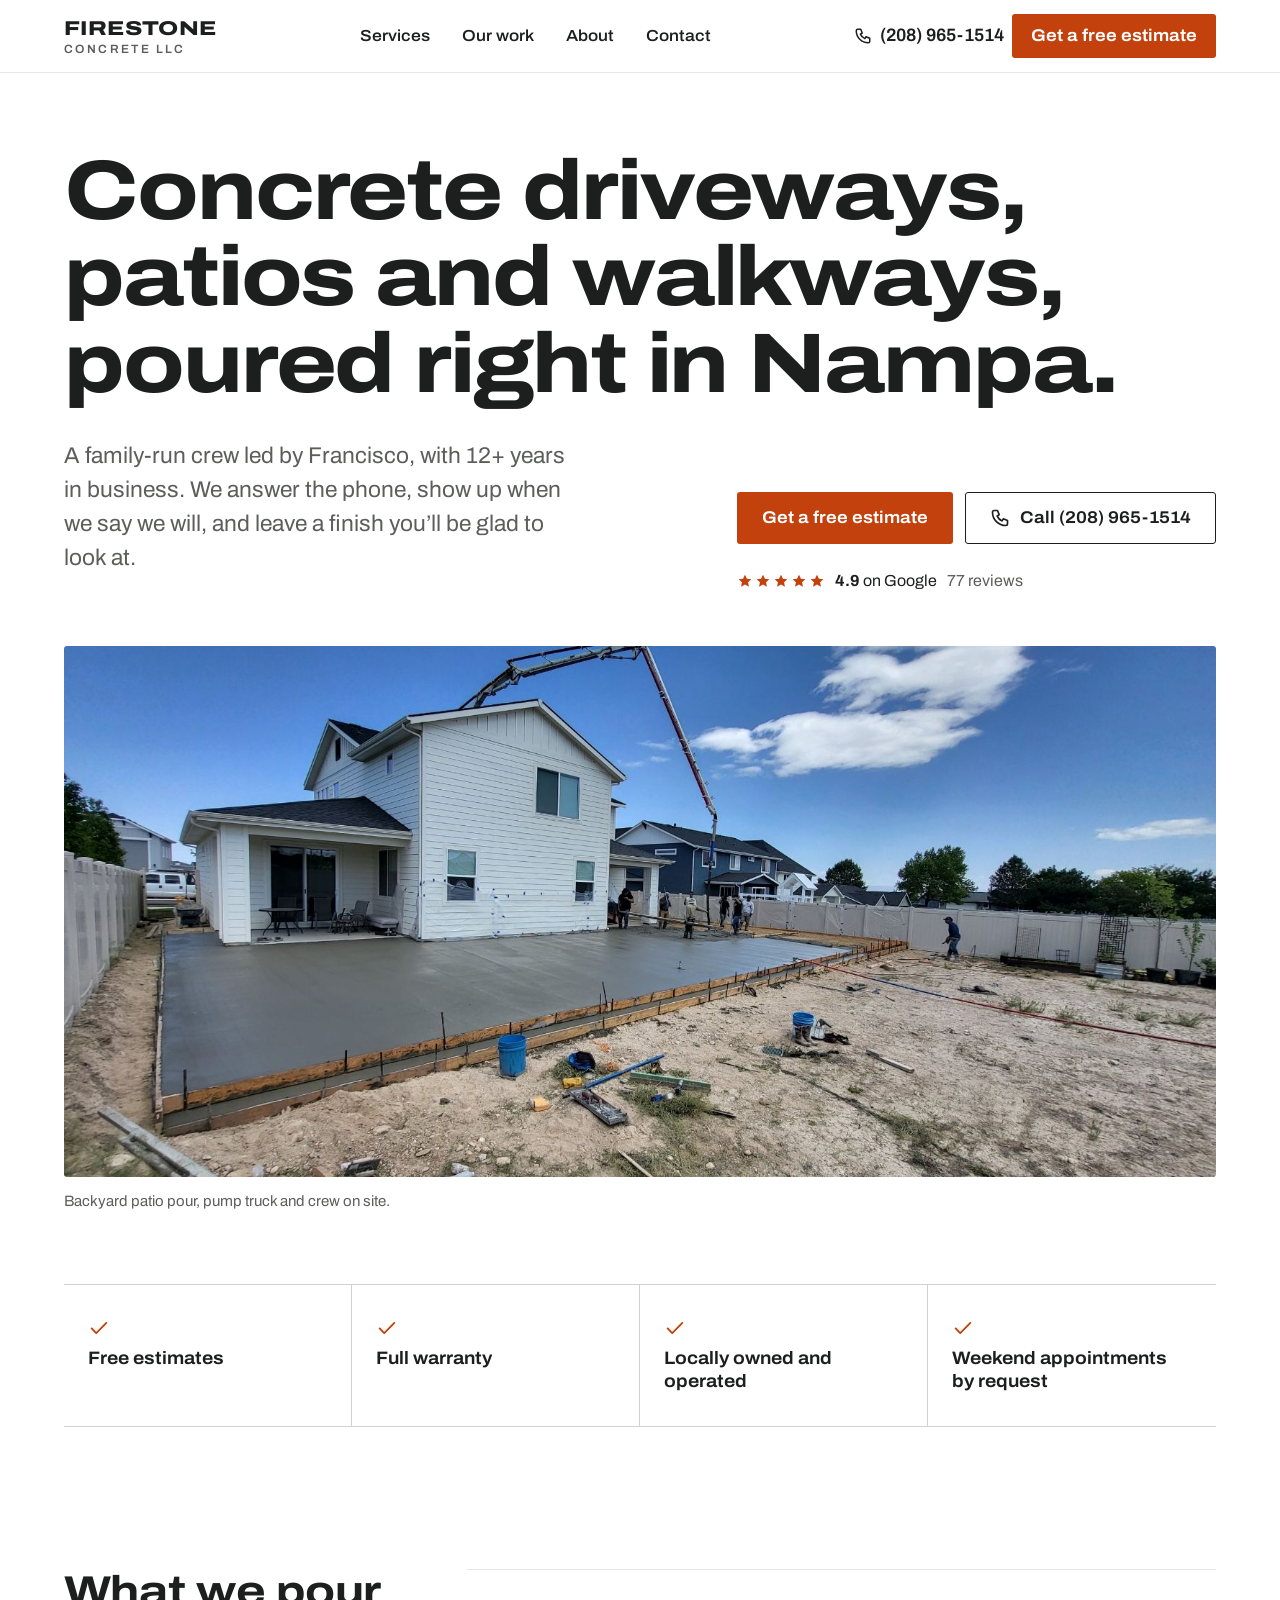
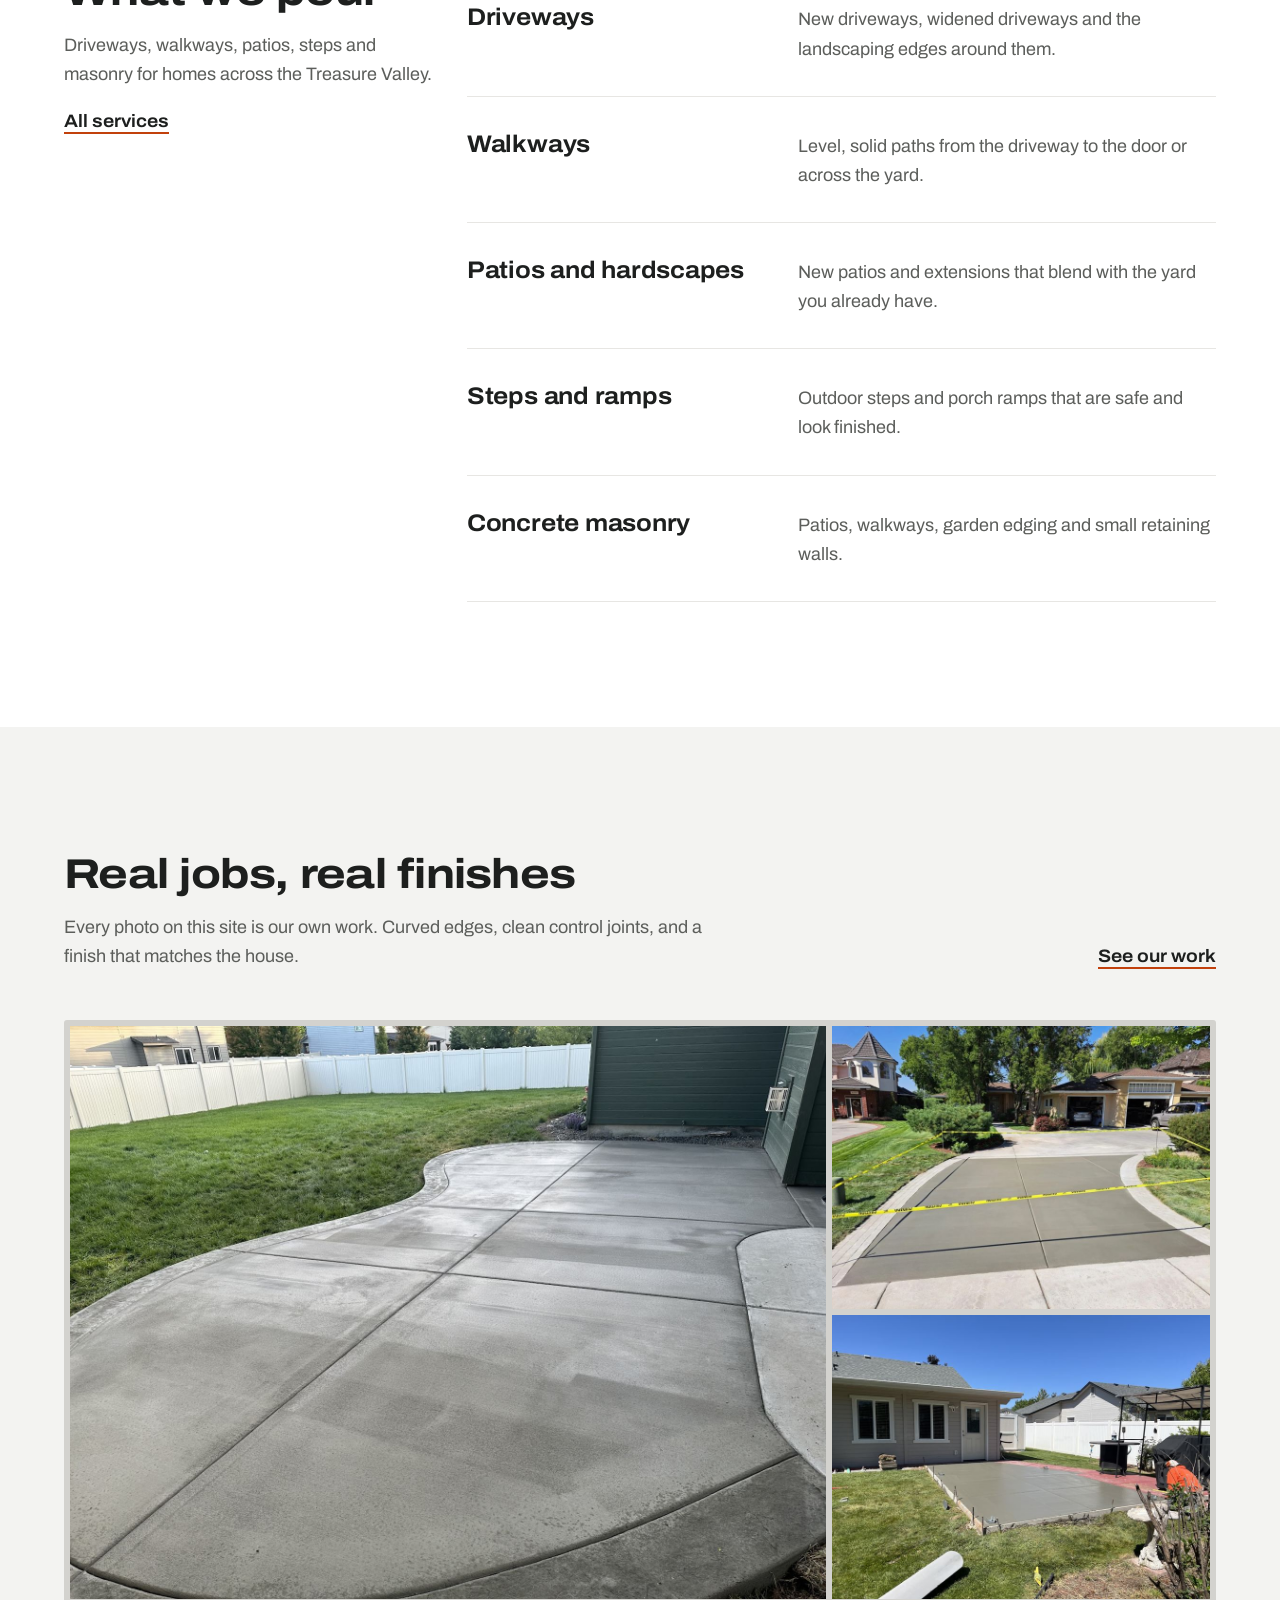
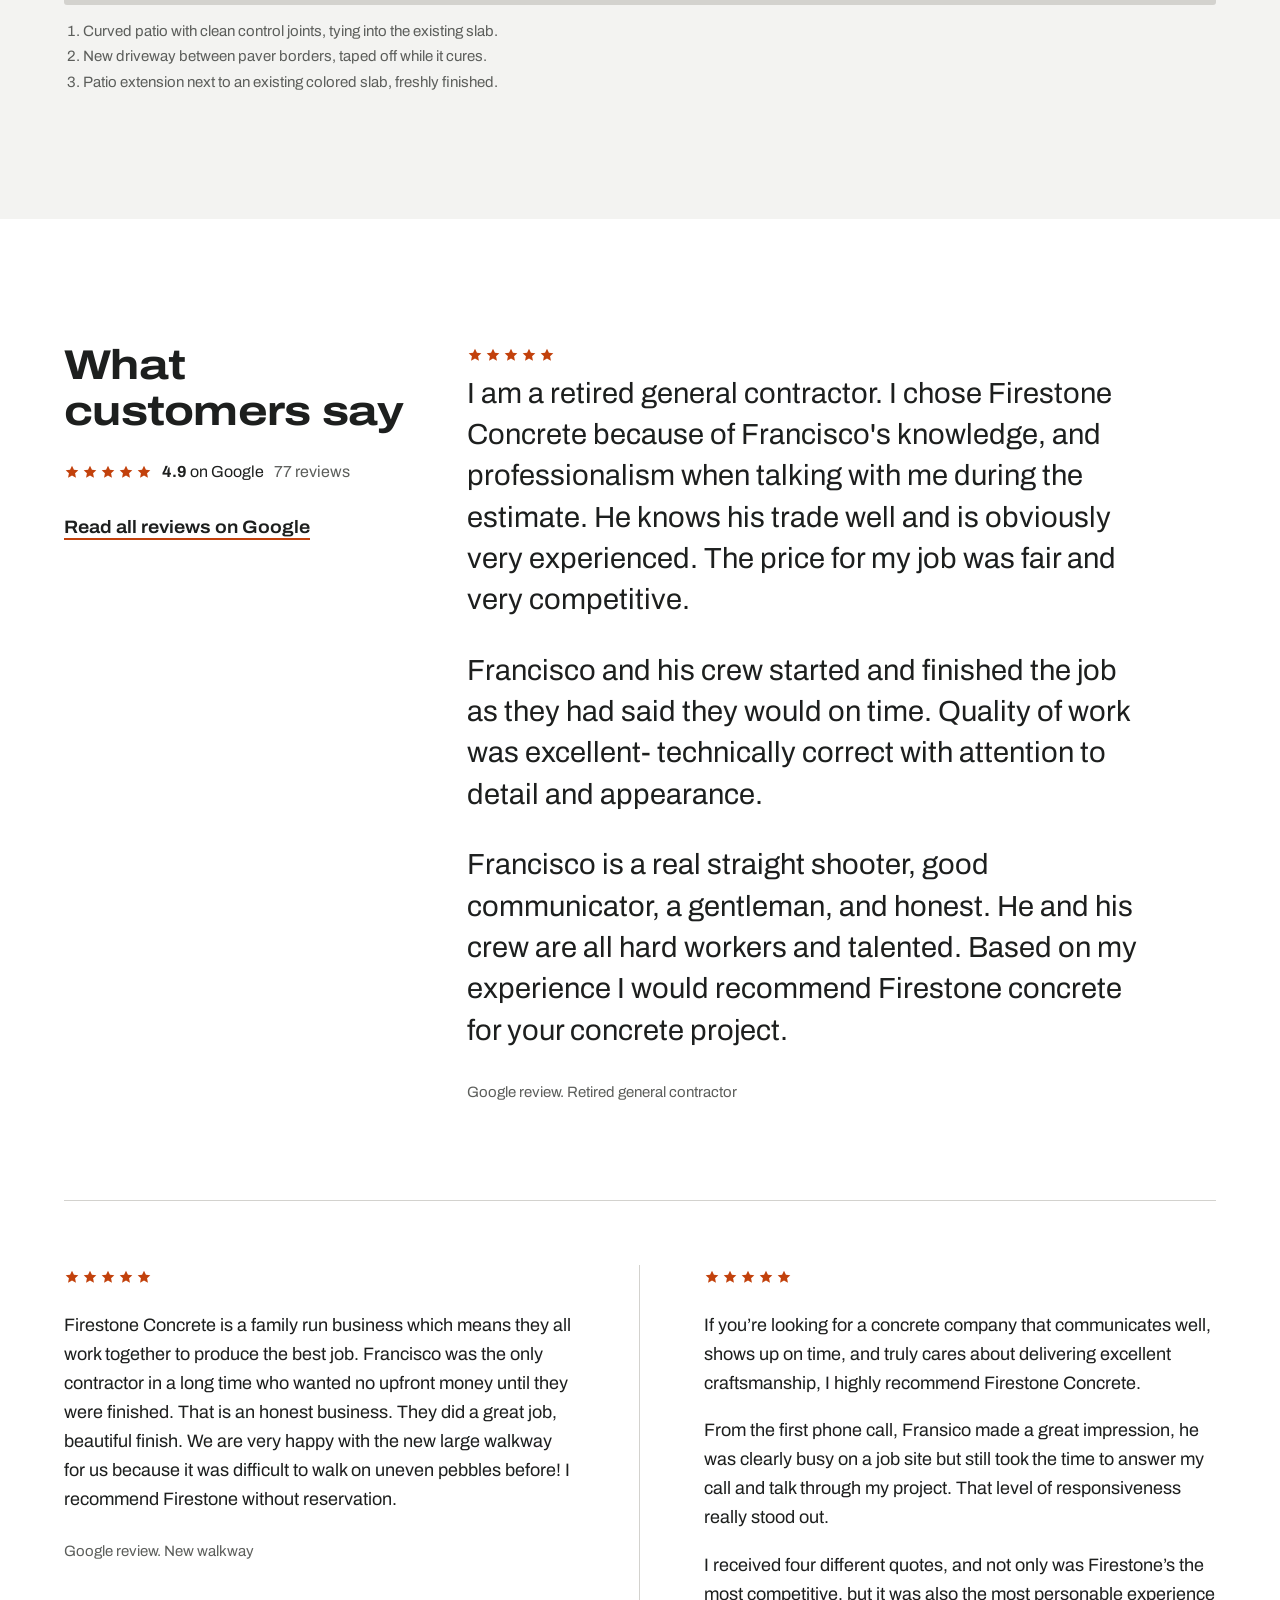
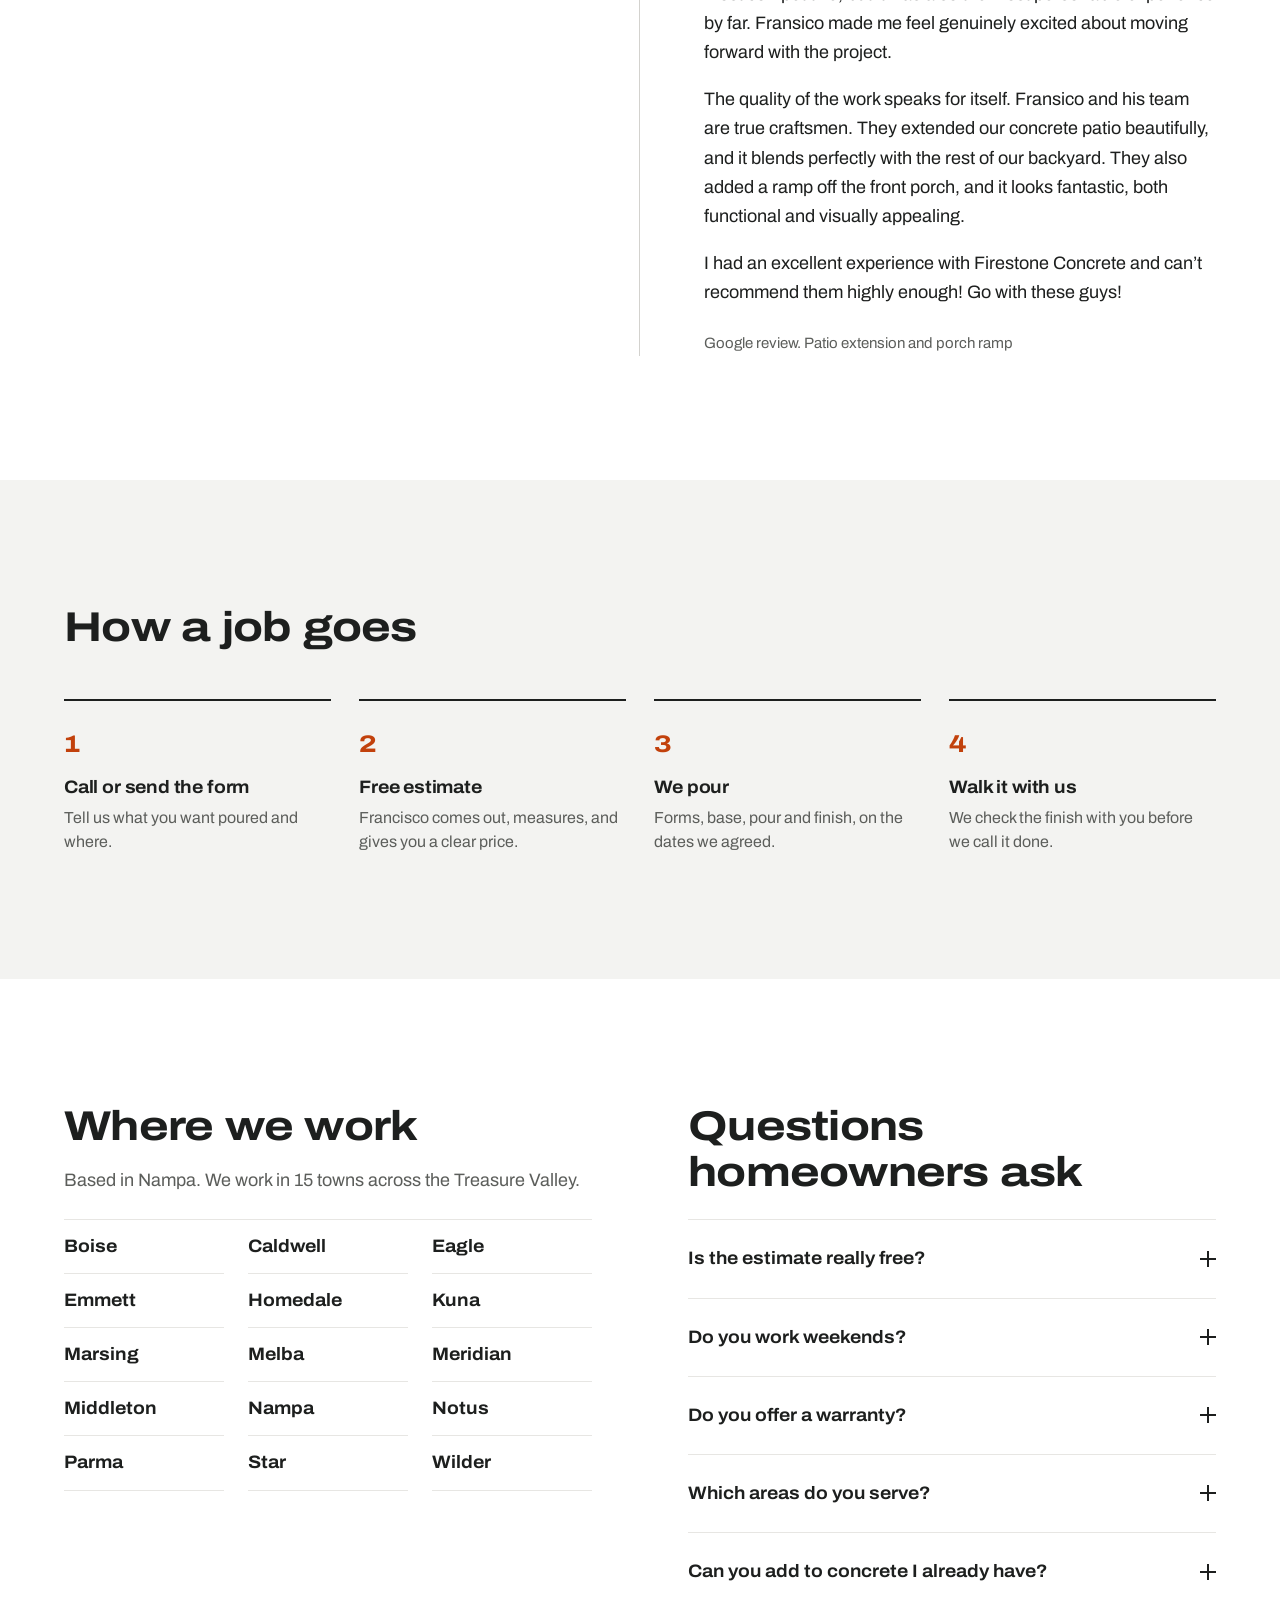
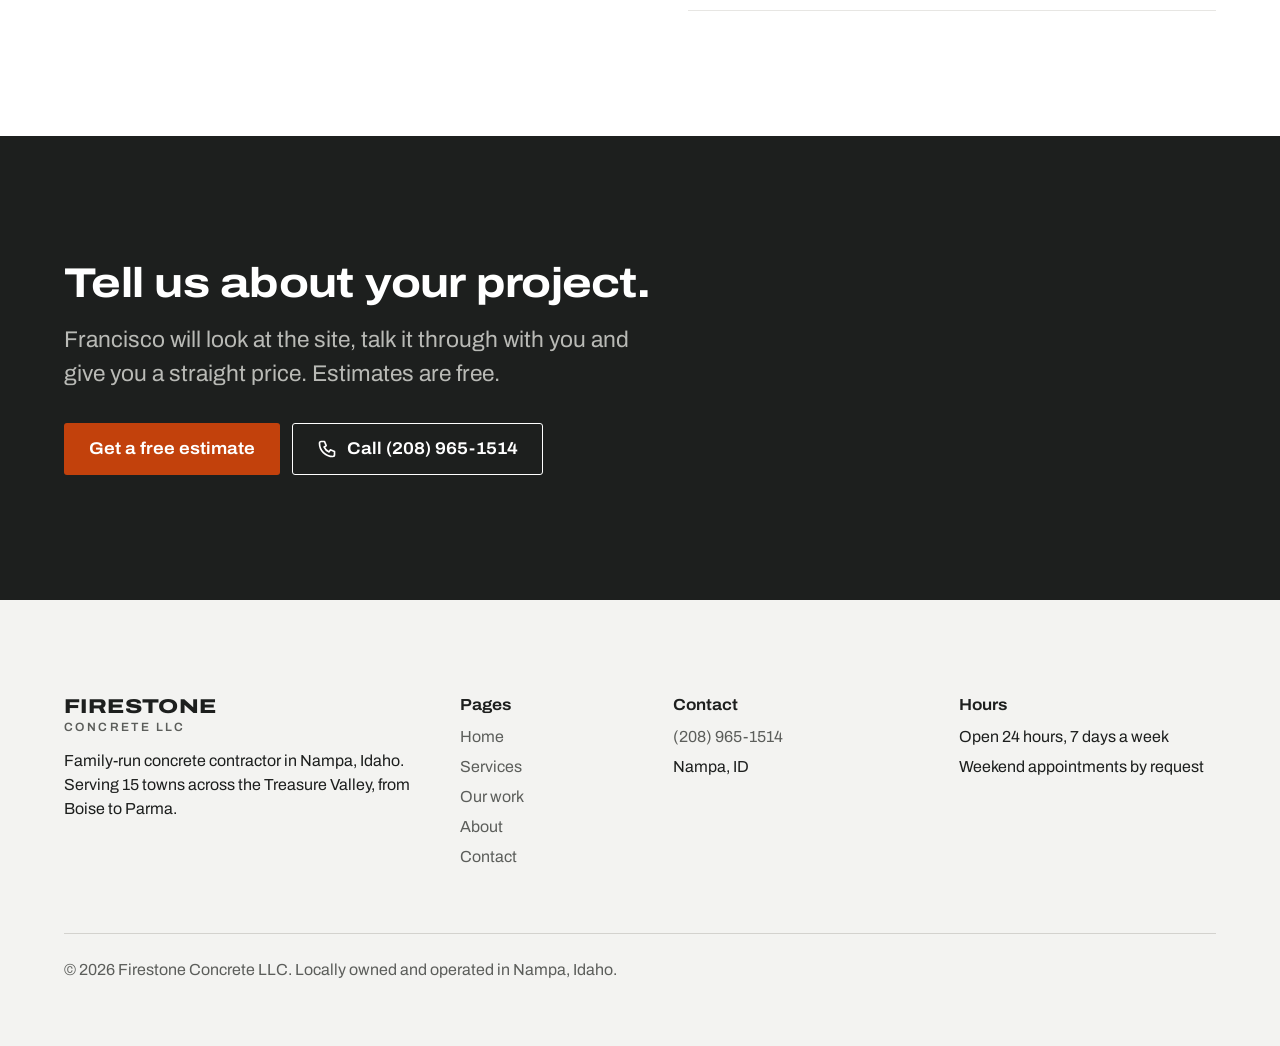
<file: index.html>
<!doctype html>
<html lang="en">
<head>
<meta charset="utf-8">
<meta name="viewport" content="width=device-width, initial-scale=1">
<title>Firestone Concrete LLC: Concrete Contractor in Nampa, ID</title>
<meta name="description" content="Family-run concrete contractor in Nampa, Idaho. Driveways, walkways, patios, steps and masonry. Rated 4.9 on Google. Free estimates. Call (208) 965-1514.">
<link rel="canonical" href="https://firestoneconcretellc.com/">
<meta property="og:title" content="Firestone Concrete LLC: Concrete Contractor in Nampa, ID">
<meta property="og:description" content="Family-run concrete contractor in Nampa, Idaho. Driveways, walkways, patios, steps and masonry. Rated 4.9 on Google. Free estimates. Call (208) 965-1514.">
<meta property="og:type" content="website">
<meta property="og:image" content="pour-crew-backyard-1600.jpg">
<meta name="theme-color" content="#1D1F1E">
<link rel="preconnect" href="https://fonts.googleapis.com">
<link rel="preconnect" href="https://fonts.gstatic.com" crossorigin>
<link rel="stylesheet" href="https://fonts.googleapis.com/css2?family=Archivo:wdth,wght@62..125,100..900&display=swap">
<link rel="stylesheet" href="tokens.css">
<link rel="stylesheet" href="styles.css">
<script type="application/ld+json">{"@context": "https://schema.org", "@type": "HomeAndConstructionBusiness", "name": "Firestone Concrete LLC", "telephone": "+1-208-965-1514", "url": "https://firestoneconcretellc.com/", "image": "https://firestoneconcretellc.com/pour-crew-backyard-1600.jpg", "address": {"@type": "PostalAddress", "addressLocality": "Nampa", "addressRegion": "ID", "addressCountry": "US"}, "areaServed": [{"@type": "City", "name": "Boise"}, {"@type": "City", "name": "Caldwell"}, {"@type": "City", "name": "Eagle"}, {"@type": "City", "name": "Emmett"}, {"@type": "City", "name": "Homedale"}, {"@type": "City", "name": "Kuna"}, {"@type": "City", "name": "Marsing"}, {"@type": "City", "name": "Melba"}, {"@type": "City", "name": "Meridian"}, {"@type": "City", "name": "Middleton"}, {"@type": "City", "name": "Nampa"}, {"@type": "City", "name": "Notus"}, {"@type": "City", "name": "Parma"}, {"@type": "City", "name": "Star"}, {"@type": "City", "name": "Wilder"}], "openingHours": "Mo-Su 00:00-23:59", "aggregateRating": {"@type": "AggregateRating", "ratingValue": "4.9", "reviewCount": "77", "bestRating": "5"}, "sameAs": ["https://share.google/VivTkMvi4wXoGXkUl"], "makesOffer": [{"@type": "Offer", "itemOffered": {"@type": "Service", "name": "Driveway paving"}}, {"@type": "Offer", "itemOffered": {"@type": "Service", "name": "Walkway paving"}}, {"@type": "Offer", "itemOffered": {"@type": "Service", "name": "Patios and hardscapes"}}, {"@type": "Offer", "itemOffered": {"@type": "Service", "name": "Outdoor steps and ramps"}}, {"@type": "Offer", "itemOffered": {"@type": "Service", "name": "Concrete masonry"}}]}</script>
</head>
<body>
<a class="skip" href="#main">Skip to content</a>
<header class="site-header">
  <div class="container header-inner">
    <a class="wordmark" href="index.html" aria-label="Firestone Concrete LLC, home"><b>FIRESTONE</b><span>CONCRETE LLC</span></a>
    <nav class="nav" aria-label="Main"><a href="services.html">Services</a><a href="work.html">Our work</a><a href="about.html">About</a><a href="contact.html">Contact</a></nav>
    <div class="header-actions">
      <a class="header-phone" href="tel:+12089651514"><svg viewBox="0 0 24 24" fill="none" stroke="currentColor" stroke-width="2" stroke-linecap="round" stroke-linejoin="round" aria-hidden="true"><path d="M5 3h4l2 5-2.5 1.5a11 11 0 0 0 6 6L16 13l5 2v4a2 2 0 0 1-2 2A16 16 0 0 1 3 5a2 2 0 0 1 2-2z"/></svg>(208) 965-1514</a>
      <a class="btn btn--primary btn--sm header-cta" href="contact.html#estimate">Get a free estimate</a>
      <a class="icon-btn phone-icon" href="tel:+12089651514" aria-label="Call (208) 965-1514"><svg viewBox="0 0 24 24" fill="none" stroke="currentColor" stroke-width="2" stroke-linecap="round" stroke-linejoin="round" aria-hidden="true"><path d="M5 3h4l2 5-2.5 1.5a11 11 0 0 0 6 6L16 13l5 2v4a2 2 0 0 1-2 2A16 16 0 0 1 3 5a2 2 0 0 1 2-2z"/></svg></a>
      <button class="icon-btn menu-toggle" type="button" aria-expanded="false" aria-controls="mobile-menu" aria-label="Menu"><svg viewBox="0 0 24 24" fill="none" stroke="currentColor" stroke-width="2" stroke-linecap="round" aria-hidden="true"><path d="M4 7h16M4 12h16M4 17h16"/></svg></button>
    </div>
  </div>
  <div class="container mobile-menu" id="mobile-menu">
    <nav aria-label="Mobile"><a class="mm-link" href="index.html" aria-current="page">Home</a><a class="mm-link" href="services.html">Services</a><a class="mm-link" href="work.html">Our work</a><a class="mm-link" href="about.html">About</a><a class="mm-link" href="contact.html">Contact</a></nav>
    <div class="btn-row">
      <a class="btn btn--primary" href="contact.html#estimate">Get a free estimate</a>
      <a class="btn btn--outline" href="tel:+12089651514">Call (208) 965-1514</a>
    </div>
  </div>
</header>
<main id="main">

<section class="hero">
  <div class="container">
    <h1 class="display reveal">Concrete driveways, patios and walkways, poured right in Nampa.</h1>
    <div class="hero-meta">
      <p class="lead reveal reveal-2">A family-run crew led by Francisco, with 12+ years in business. We answer the phone, show up when we say we will, and leave a finish you’ll be glad to look at.</p>
      <div class="hero-actions">
        <div class="btn-row reveal reveal-3">
          <a class="btn btn--primary" href="contact.html#estimate">Get a free estimate</a>
          <a class="btn btn--outline" href="tel:+12089651514"><svg viewBox="0 0 24 24" fill="none" stroke="currentColor" stroke-width="2" stroke-linecap="round" stroke-linejoin="round" aria-hidden="true"><path d="M5 3h4l2 5-2.5 1.5a11 11 0 0 0 6 6L16 13l5 2v4a2 2 0 0 1-2 2A16 16 0 0 1 3 5a2 2 0 0 1 2-2z"/></svg>Call (208) 965-1514</a>
        </div>
        <div class="reveal reveal-4"><a class="rating" href="https://share.google/VivTkMvi4wXoGXkUl" target="_blank" rel="noopener"><span class="stars" aria-hidden="true"><svg viewBox="0 0 24 24" fill="currentColor" aria-hidden="true"><path d="M12 2.5l2.9 6.1 6.6.8-4.9 4.6 1.3 6.6L12 17.3l-5.9 3.3 1.3-6.6-4.9-4.6 6.6-.8z"/></svg><svg viewBox="0 0 24 24" fill="currentColor" aria-hidden="true"><path d="M12 2.5l2.9 6.1 6.6.8-4.9 4.6 1.3 6.6L12 17.3l-5.9 3.3 1.3-6.6-4.9-4.6 6.6-.8z"/></svg><svg viewBox="0 0 24 24" fill="currentColor" aria-hidden="true"><path d="M12 2.5l2.9 6.1 6.6.8-4.9 4.6 1.3 6.6L12 17.3l-5.9 3.3 1.3-6.6-4.9-4.6 6.6-.8z"/></svg><svg viewBox="0 0 24 24" fill="currentColor" aria-hidden="true"><path d="M12 2.5l2.9 6.1 6.6.8-4.9 4.6 1.3 6.6L12 17.3l-5.9 3.3 1.3-6.6-4.9-4.6 6.6-.8z"/></svg><svg viewBox="0 0 24 24" fill="currentColor" aria-hidden="true"><path d="M12 2.5l2.9 6.1 6.6.8-4.9 4.6 1.3 6.6L12 17.3l-5.9 3.3 1.3-6.6-4.9-4.6 6.6-.8z"/></svg></span><span class="rating-text"><strong>4.9</strong> on Google</span><span class="muted">77 reviews</span></a></div>
      </div>
    </div>
    <figure class="hero-photo" style="margin-left:0;margin-right:0">
      <img src="pour-crew-backyard-1600.jpg" srcset="pour-crew-backyard-800.jpg 800w, pour-crew-backyard-1600.jpg 1600w" sizes="(min-width: 1240px) 1144px, 100vw" width="1600" height="738" alt="Firestone Concrete crew pouring a large backyard patio with a pump truck behind a new white house" fetchpriority="high">
      <figcaption>Backyard patio pour, pump truck and crew on site.</figcaption>
    </figure>
    <ul class="trust" aria-label="Why customers choose us">
      <li><svg viewBox="0 0 24 24" fill="none" stroke="currentColor" stroke-width="2" stroke-linecap="round" stroke-linejoin="round" aria-hidden="true"><path d="M4 12.5l5 5L20 6.5"/></svg><p class="trust-t">Free estimates</p></li>
      <li><svg viewBox="0 0 24 24" fill="none" stroke="currentColor" stroke-width="2" stroke-linecap="round" stroke-linejoin="round" aria-hidden="true"><path d="M4 12.5l5 5L20 6.5"/></svg><p class="trust-t">Full warranty</p></li>
      <li><svg viewBox="0 0 24 24" fill="none" stroke="currentColor" stroke-width="2" stroke-linecap="round" stroke-linejoin="round" aria-hidden="true"><path d="M4 12.5l5 5L20 6.5"/></svg><p class="trust-t">Locally owned and operated</p></li>
      <li><svg viewBox="0 0 24 24" fill="none" stroke="currentColor" stroke-width="2" stroke-linecap="round" stroke-linejoin="round" aria-hidden="true"><path d="M4 12.5l5 5L20 6.5"/></svg><p class="trust-t">Weekend appointments by request</p></li>
    </ul>
  </div>
</section>

<section class="section" aria-labelledby="svc-h">
  <div class="container split">
    <div class="sticky">
      <h2 id="svc-h">What we pour</h2>
      <p class="muted" style="margin-top:var(--s-4)">Driveways, walkways, patios, steps and masonry for homes across the Treasure Valley.</p>
      <a class="text-link" href="services.html">All services</a>
    </div>
    <ul class="rows">
      <li><a href="services.html#driveways"><h3>Driveways</h3><p>New driveways, widened driveways and the landscaping edges around them.</p></a></li><li><a href="services.html#walkways"><h3>Walkways</h3><p>Level, solid paths from the driveway to the door or across the yard.</p></a></li><li><a href="services.html#patios"><h3>Patios and hardscapes</h3><p>New patios and extensions that blend with the yard you already have.</p></a></li><li><a href="services.html#steps"><h3>Steps and ramps</h3><p>Outdoor steps and porch ramps that are safe and look finished.</p></a></li><li><a href="services.html#masonry"><h3>Concrete masonry</h3><p>Patios, walkways, garden edging and small retaining walls.</p></a></li>
    </ul>
  </div>
</section>

<section class="section section--quiet" aria-labelledby="work-h">
  <div class="container">
    <div class="head-row">
      <div>
        <h2 id="work-h">Real jobs, real finishes</h2>
        <p>Every photo on this site is our own work. Curved edges, clean control joints, and a finish that matches the house.</p>
      </div>
      <a class="text-link" href="work.html">See our work</a>
    </div>
    <div class="joints joints--home">
      <div class="j-large"><img src="curved-patio-joints-1600.jpg" srcset="curved-patio-joints-800.jpg 800w, curved-patio-joints-1600.jpg 1600w" sizes="(min-width: 768px) 66vw, 100vw" width="1600" height="1200" alt="Finished curved concrete patio with clean control joints, tying into an existing slab next to a green lawn" loading="lazy" decoding="async"></div>
      <div><img src="new-driveway-1600.jpg" srcset="new-driveway-800.jpg 800w, new-driveway-1600.jpg 1600w" sizes="(min-width: 768px) 33vw, 100vw" width="1600" height="1200" alt="New concrete driveway apron with clean control joints, framed by paver borders and taped off while it cures" loading="lazy" decoding="async"></div>
      <div><img src="patio-extension-finishing-1600.jpg" srcset="patio-extension-finishing-800.jpg 800w, patio-extension-finishing-1600.jpg 1600w" sizes="(min-width: 768px) 33vw, 100vw" width="1600" height="1200" alt="Freshly finished concrete patio extension beside an existing red slab, crew member working at the edge" loading="lazy" decoding="async"></div>
    </div>
    <ol class="captions">
      <li>Curved patio with clean control joints, tying into the existing slab.</li>
      <li>New driveway between paver borders, taped off while it cures.</li>
      <li>Patio extension next to an existing colored slab, freshly finished.</li>
    </ol>
  </div>
</section>

<section class="section" aria-labelledby="rev-h">
  <div class="container">
    <figure class="featured-review">
      <div>
        <h2 id="rev-h">What customers say</h2>
        <a class="rating" href="https://share.google/VivTkMvi4wXoGXkUl" target="_blank" rel="noopener"><span class="stars" aria-hidden="true"><svg viewBox="0 0 24 24" fill="currentColor" aria-hidden="true"><path d="M12 2.5l2.9 6.1 6.6.8-4.9 4.6 1.3 6.6L12 17.3l-5.9 3.3 1.3-6.6-4.9-4.6 6.6-.8z"/></svg><svg viewBox="0 0 24 24" fill="currentColor" aria-hidden="true"><path d="M12 2.5l2.9 6.1 6.6.8-4.9 4.6 1.3 6.6L12 17.3l-5.9 3.3 1.3-6.6-4.9-4.6 6.6-.8z"/></svg><svg viewBox="0 0 24 24" fill="currentColor" aria-hidden="true"><path d="M12 2.5l2.9 6.1 6.6.8-4.9 4.6 1.3 6.6L12 17.3l-5.9 3.3 1.3-6.6-4.9-4.6 6.6-.8z"/></svg><svg viewBox="0 0 24 24" fill="currentColor" aria-hidden="true"><path d="M12 2.5l2.9 6.1 6.6.8-4.9 4.6 1.3 6.6L12 17.3l-5.9 3.3 1.3-6.6-4.9-4.6 6.6-.8z"/></svg><svg viewBox="0 0 24 24" fill="currentColor" aria-hidden="true"><path d="M12 2.5l2.9 6.1 6.6.8-4.9 4.6 1.3 6.6L12 17.3l-5.9 3.3 1.3-6.6-4.9-4.6 6.6-.8z"/></svg></span><span class="rating-text"><strong>4.9</strong> on Google</span><span class="muted">77 reviews</span></a>
        <p style="margin-top:var(--s-5)"><a class="text-link" href="https://share.google/VivTkMvi4wXoGXkUl" target="_blank" rel="noopener">Read all reviews on Google</a></p>
      </div>
      <div>
        <span class="stars" aria-hidden="true"><svg viewBox="0 0 24 24" fill="currentColor" aria-hidden="true"><path d="M12 2.5l2.9 6.1 6.6.8-4.9 4.6 1.3 6.6L12 17.3l-5.9 3.3 1.3-6.6-4.9-4.6 6.6-.8z"/></svg><svg viewBox="0 0 24 24" fill="currentColor" aria-hidden="true"><path d="M12 2.5l2.9 6.1 6.6.8-4.9 4.6 1.3 6.6L12 17.3l-5.9 3.3 1.3-6.6-4.9-4.6 6.6-.8z"/></svg><svg viewBox="0 0 24 24" fill="currentColor" aria-hidden="true"><path d="M12 2.5l2.9 6.1 6.6.8-4.9 4.6 1.3 6.6L12 17.3l-5.9 3.3 1.3-6.6-4.9-4.6 6.6-.8z"/></svg><svg viewBox="0 0 24 24" fill="currentColor" aria-hidden="true"><path d="M12 2.5l2.9 6.1 6.6.8-4.9 4.6 1.3 6.6L12 17.3l-5.9 3.3 1.3-6.6-4.9-4.6 6.6-.8z"/></svg><svg viewBox="0 0 24 24" fill="currentColor" aria-hidden="true"><path d="M12 2.5l2.9 6.1 6.6.8-4.9 4.6 1.3 6.6L12 17.3l-5.9 3.3 1.3-6.6-4.9-4.6 6.6-.8z"/></svg></span>
        <blockquote><p>I am a retired general contractor. I chose Firestone Concrete because of Francisco&#x27;s knowledge, and professionalism when talking with me during the estimate. He knows his trade well and is obviously very experienced. The price for my job was fair and very competitive.</p><p>Francisco and his crew started and finished the job as they had said they would on time. Quality of work was excellent- technically correct with attention to detail and appearance.</p><p>Francisco is a real straight shooter, good communicator, a gentleman, and honest. He and his crew are all hard workers and talented. Based on my experience I would recommend Firestone concrete for your concrete project.</p></blockquote>
        <figcaption class="review-meta">Google review. Retired general contractor</figcaption>
      </div>
    </figure>
    <div class="reviews-more">
      <figure><span class="stars" aria-hidden="true"><svg viewBox="0 0 24 24" fill="currentColor" aria-hidden="true"><path d="M12 2.5l2.9 6.1 6.6.8-4.9 4.6 1.3 6.6L12 17.3l-5.9 3.3 1.3-6.6-4.9-4.6 6.6-.8z"/></svg><svg viewBox="0 0 24 24" fill="currentColor" aria-hidden="true"><path d="M12 2.5l2.9 6.1 6.6.8-4.9 4.6 1.3 6.6L12 17.3l-5.9 3.3 1.3-6.6-4.9-4.6 6.6-.8z"/></svg><svg viewBox="0 0 24 24" fill="currentColor" aria-hidden="true"><path d="M12 2.5l2.9 6.1 6.6.8-4.9 4.6 1.3 6.6L12 17.3l-5.9 3.3 1.3-6.6-4.9-4.6 6.6-.8z"/></svg><svg viewBox="0 0 24 24" fill="currentColor" aria-hidden="true"><path d="M12 2.5l2.9 6.1 6.6.8-4.9 4.6 1.3 6.6L12 17.3l-5.9 3.3 1.3-6.6-4.9-4.6 6.6-.8z"/></svg><svg viewBox="0 0 24 24" fill="currentColor" aria-hidden="true"><path d="M12 2.5l2.9 6.1 6.6.8-4.9 4.6 1.3 6.6L12 17.3l-5.9 3.3 1.3-6.6-4.9-4.6 6.6-.8z"/></svg></span><blockquote><p>Firestone Concrete is a family run business which means they all work together to produce the best job. Francisco was the only contractor in a long time who wanted no upfront money until they were finished. That is an honest business. They did a great job, beautiful finish. We are very happy with the new large walkway for us because it was difficult to walk on uneven pebbles before! I recommend Firestone without reservation.</p></blockquote><figcaption class="review-meta">Google review. New walkway</figcaption></figure>
      <figure><span class="stars" aria-hidden="true"><svg viewBox="0 0 24 24" fill="currentColor" aria-hidden="true"><path d="M12 2.5l2.9 6.1 6.6.8-4.9 4.6 1.3 6.6L12 17.3l-5.9 3.3 1.3-6.6-4.9-4.6 6.6-.8z"/></svg><svg viewBox="0 0 24 24" fill="currentColor" aria-hidden="true"><path d="M12 2.5l2.9 6.1 6.6.8-4.9 4.6 1.3 6.6L12 17.3l-5.9 3.3 1.3-6.6-4.9-4.6 6.6-.8z"/></svg><svg viewBox="0 0 24 24" fill="currentColor" aria-hidden="true"><path d="M12 2.5l2.9 6.1 6.6.8-4.9 4.6 1.3 6.6L12 17.3l-5.9 3.3 1.3-6.6-4.9-4.6 6.6-.8z"/></svg><svg viewBox="0 0 24 24" fill="currentColor" aria-hidden="true"><path d="M12 2.5l2.9 6.1 6.6.8-4.9 4.6 1.3 6.6L12 17.3l-5.9 3.3 1.3-6.6-4.9-4.6 6.6-.8z"/></svg><svg viewBox="0 0 24 24" fill="currentColor" aria-hidden="true"><path d="M12 2.5l2.9 6.1 6.6.8-4.9 4.6 1.3 6.6L12 17.3l-5.9 3.3 1.3-6.6-4.9-4.6 6.6-.8z"/></svg></span><blockquote><p>If you’re looking for a concrete company that communicates well, shows up on time, and truly cares about delivering excellent craftsmanship, I highly recommend Firestone Concrete.</p><p>From the first phone call, Fransico made a great impression, he was clearly busy on a job site but still took the time to answer my call and talk through my project. That level of responsiveness really stood out.</p><p>I received four different quotes, and not only was Firestone’s the most competitive, but it was also the most personable experience by far. Fransico made me feel genuinely excited about moving forward with the project.</p><p>The quality of the work speaks for itself. Fransico and his team are true craftsmen. They extended our concrete patio beautifully, and it blends perfectly with the rest of our backyard. They also added a ramp off the front porch, and it looks fantastic, both functional and visually appealing.</p><p>I had an excellent experience with Firestone Concrete and can’t recommend them highly enough! Go with these guys!</p></blockquote><figcaption class="review-meta">Google review. Patio extension and porch ramp</figcaption></figure>
    </div>
  </div>
</section>

<section class="section section--quiet" aria-labelledby="how-h">
  <div class="container">
    <h2 id="how-h" class="section-head">How a job goes</h2>
    <ol class="steps">
      <li><span class="num">1</span><h3>Call or send the form</h3><p>Tell us what you want poured and where.</p></li>
      <li><span class="num">2</span><h3>Free estimate</h3><p>Francisco comes out, measures, and gives you a clear price.</p></li>
      <li><span class="num">3</span><h3>We pour</h3><p>Forms, base, pour and finish, on the dates we agreed.</p></li>
      <li><span class="num">4</span><h3>Walk it with us</h3><p>We check the finish with you before we call it done.</p></li>
    </ol>
  </div>
</section>

<section class="section" aria-labelledby="area-h">
  <div class="container split split--even">
    <div>
      <h2 id="area-h">Where we work</h2>
      <p class="muted" style="margin-top:var(--s-4)">Based in Nampa. We work in 15 towns across the Treasure Valley.</p>
      <ul class="towns"><li>Boise</li><li>Caldwell</li><li>Eagle</li><li>Emmett</li><li>Homedale</li><li>Kuna</li><li>Marsing</li><li>Melba</li><li>Meridian</li><li>Middleton</li><li>Nampa</li><li>Notus</li><li>Parma</li><li>Star</li><li>Wilder</li></ul>
    </div>
    <div class="faq">
      <h2 id="faq-h" style="margin-bottom:var(--s-5)">Questions homeowners ask</h2>
      <details><summary>Is the estimate really free?<span class="pm" aria-hidden="true"></span></summary><p>Yes. We come out, look at the site and give you a price at no cost.</p></details>
      <details><summary>Do you work weekends?<span class="pm" aria-hidden="true"></span></summary><p>Yes. We’re available 24 hours a day, 7 days a week, and weekend appointments are available by request.</p></details>
      <details><summary>Do you offer a warranty?<span class="pm" aria-hidden="true"></span></summary><p>Yes. Every job comes with a full warranty.</p></details>
      <details><summary>Which areas do you serve?<span class="pm" aria-hidden="true"></span></summary><p>Boise, Caldwell, Eagle, Emmett, Homedale, Kuna, Marsing, Melba, Meridian, Middleton, Nampa, Notus, Parma, Star and Wilder. If you’re nearby, call and ask.</p></details>
      <details><summary>Can you add to concrete I already have?<span class="pm" aria-hidden="true"></span></summary><p>Yes. We extend patios and walkways so the new pour lines up and blends with the old.</p></details>
    </div>
  </div>
</section>
</main>
<section class="cta-band" aria-labelledby="cta-h">
  <div class="container">
    <h2 id="cta-h">Tell us about your project.</h2>
    <p>Francisco will look at the site, talk it through with you and give you a straight price. Estimates are free.</p>
    <div class="btn-row">
      <a class="btn btn--primary" href="contact.html#estimate">Get a free estimate</a>
      <a class="btn btn--outline-light" href="tel:+12089651514"><svg viewBox="0 0 24 24" fill="none" stroke="currentColor" stroke-width="2" stroke-linecap="round" stroke-linejoin="round" aria-hidden="true"><path d="M5 3h4l2 5-2.5 1.5a11 11 0 0 0 6 6L16 13l5 2v4a2 2 0 0 1-2 2A16 16 0 0 1 3 5a2 2 0 0 1 2-2z"/></svg>Call (208) 965-1514</a>
    </div>
  </div>
</section>
<footer class="site-footer">
  <div class="container">
    <div class="footer-grid">
      <div>
        <a class="wordmark" href="index.html"><b>FIRESTONE</b><span>CONCRETE LLC</span></a>
        <p>Family-run concrete contractor in Nampa, Idaho. Serving 15 towns across the Treasure Valley, from Boise to Parma.</p>
      </div>
      <div>
        <h2>Pages</h2>
        <ul><li><a href="index.html">Home</a></li><li><a href="services.html">Services</a></li><li><a href="work.html">Our work</a></li><li><a href="about.html">About</a></li><li><a href="contact.html">Contact</a></li></ul>
      </div>
      <div>
        <h2>Contact</h2>
        <ul>
          <li><a href="tel:+12089651514">(208) 965-1514</a></li>
          <li>Nampa, ID</li>
        </ul>
      </div>
      <div>
        <h2>Hours</h2>
        <ul>
          <li>Open 24 hours, 7 days a week</li>
          <li>Weekend appointments by request</li>
        </ul>
      </div>
    </div>
    <p class="footer-base">&copy; 2026 Firestone Concrete LLC. Locally owned and operated in Nampa, Idaho.</p>
  </div>
</footer>
<div class="action-bar">
  <a class="btn btn--ink" href="tel:+12089651514"><svg viewBox="0 0 24 24" fill="none" stroke="currentColor" stroke-width="2" stroke-linecap="round" stroke-linejoin="round" aria-hidden="true"><path d="M5 3h4l2 5-2.5 1.5a11 11 0 0 0 6 6L16 13l5 2v4a2 2 0 0 1-2 2A16 16 0 0 1 3 5a2 2 0 0 1 2-2z"/></svg>Call now</a>
  <a class="btn btn--primary" href="contact.html#estimate">Free estimate</a>
</div>
<script src="site.js" defer></script>
</body>
</html>
</file>
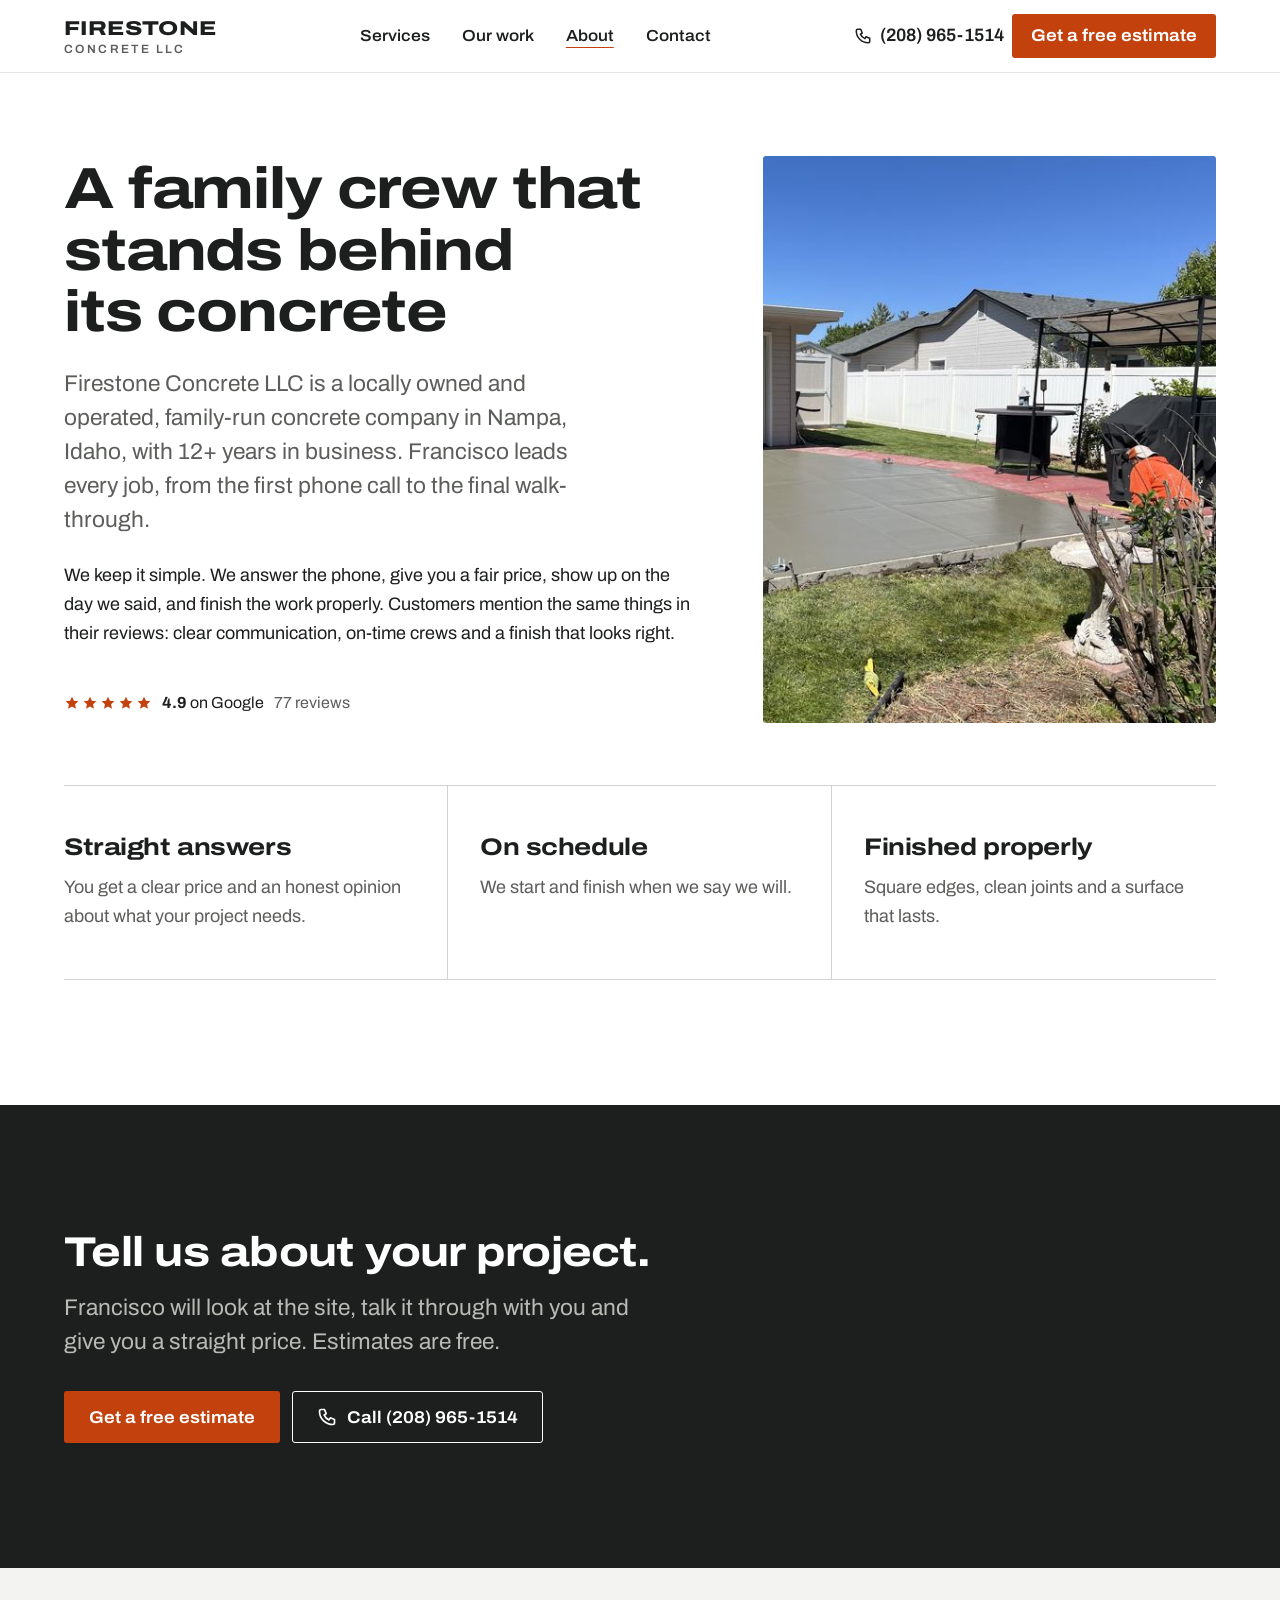
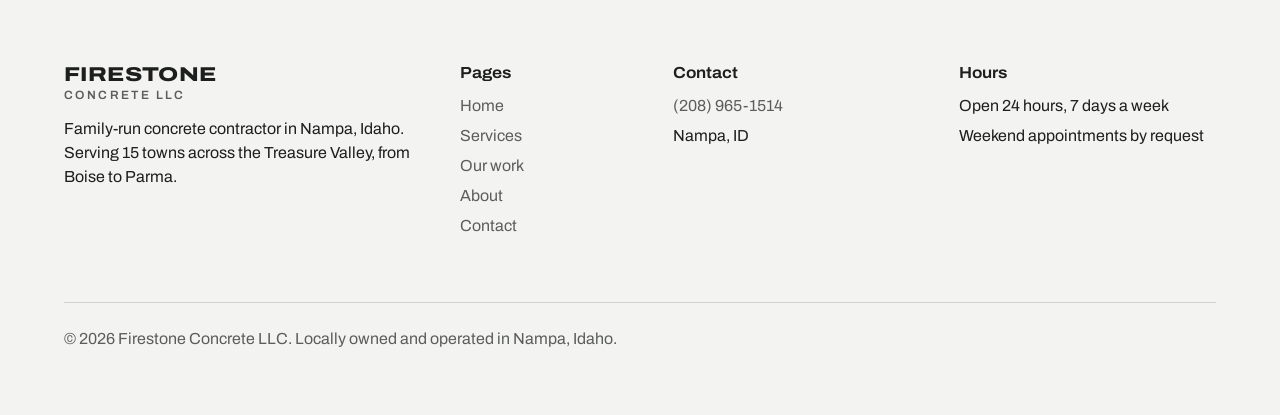
<file: about.html>
<!doctype html>
<html lang="en">
<head>
<meta charset="utf-8">
<meta name="viewport" content="width=device-width, initial-scale=1">
<title>About Firestone Concrete LLC, Nampa, Idaho</title>
<meta name="description" content="Locally owned and family run. Francisco and his crew build driveways, patios and walkways across the Treasure Valley.">
<link rel="canonical" href="https://firestoneconcretellc.com/about.html">
<meta property="og:title" content="About Firestone Concrete LLC, Nampa, Idaho">
<meta property="og:description" content="Locally owned and family run. Francisco and his crew build driveways, patios and walkways across the Treasure Valley.">
<meta property="og:type" content="website">
<meta property="og:image" content="pour-crew-backyard-1600.jpg">
<meta name="theme-color" content="#1D1F1E">
<link rel="preconnect" href="https://fonts.googleapis.com">
<link rel="preconnect" href="https://fonts.gstatic.com" crossorigin>
<link rel="stylesheet" href="https://fonts.googleapis.com/css2?family=Archivo:wdth,wght@62..125,100..900&display=swap">
<link rel="stylesheet" href="tokens.css">
<link rel="stylesheet" href="styles.css">
<script type="application/ld+json">{"@context": "https://schema.org", "@type": "HomeAndConstructionBusiness", "name": "Firestone Concrete LLC", "telephone": "+1-208-965-1514", "url": "https://firestoneconcretellc.com/", "image": "https://firestoneconcretellc.com/pour-crew-backyard-1600.jpg", "address": {"@type": "PostalAddress", "addressLocality": "Nampa", "addressRegion": "ID", "addressCountry": "US"}, "areaServed": [{"@type": "City", "name": "Boise"}, {"@type": "City", "name": "Caldwell"}, {"@type": "City", "name": "Eagle"}, {"@type": "City", "name": "Emmett"}, {"@type": "City", "name": "Homedale"}, {"@type": "City", "name": "Kuna"}, {"@type": "City", "name": "Marsing"}, {"@type": "City", "name": "Melba"}, {"@type": "City", "name": "Meridian"}, {"@type": "City", "name": "Middleton"}, {"@type": "City", "name": "Nampa"}, {"@type": "City", "name": "Notus"}, {"@type": "City", "name": "Parma"}, {"@type": "City", "name": "Star"}, {"@type": "City", "name": "Wilder"}], "openingHours": "Mo-Su 00:00-23:59", "aggregateRating": {"@type": "AggregateRating", "ratingValue": "4.9", "reviewCount": "77", "bestRating": "5"}, "sameAs": ["https://share.google/VivTkMvi4wXoGXkUl"], "makesOffer": [{"@type": "Offer", "itemOffered": {"@type": "Service", "name": "Driveway paving"}}, {"@type": "Offer", "itemOffered": {"@type": "Service", "name": "Walkway paving"}}, {"@type": "Offer", "itemOffered": {"@type": "Service", "name": "Patios and hardscapes"}}, {"@type": "Offer", "itemOffered": {"@type": "Service", "name": "Outdoor steps and ramps"}}, {"@type": "Offer", "itemOffered": {"@type": "Service", "name": "Concrete masonry"}}]}</script>
</head>
<body>
<a class="skip" href="#main">Skip to content</a>
<header class="site-header">
  <div class="container header-inner">
    <a class="wordmark" href="index.html" aria-label="Firestone Concrete LLC, home"><b>FIRESTONE</b><span>CONCRETE LLC</span></a>
    <nav class="nav" aria-label="Main"><a href="services.html">Services</a><a href="work.html">Our work</a><a href="about.html" aria-current="page">About</a><a href="contact.html">Contact</a></nav>
    <div class="header-actions">
      <a class="header-phone" href="tel:+12089651514"><svg viewBox="0 0 24 24" fill="none" stroke="currentColor" stroke-width="2" stroke-linecap="round" stroke-linejoin="round" aria-hidden="true"><path d="M5 3h4l2 5-2.5 1.5a11 11 0 0 0 6 6L16 13l5 2v4a2 2 0 0 1-2 2A16 16 0 0 1 3 5a2 2 0 0 1 2-2z"/></svg>(208) 965-1514</a>
      <a class="btn btn--primary btn--sm header-cta" href="contact.html#estimate">Get a free estimate</a>
      <a class="icon-btn phone-icon" href="tel:+12089651514" aria-label="Call (208) 965-1514"><svg viewBox="0 0 24 24" fill="none" stroke="currentColor" stroke-width="2" stroke-linecap="round" stroke-linejoin="round" aria-hidden="true"><path d="M5 3h4l2 5-2.5 1.5a11 11 0 0 0 6 6L16 13l5 2v4a2 2 0 0 1-2 2A16 16 0 0 1 3 5a2 2 0 0 1 2-2z"/></svg></a>
      <button class="icon-btn menu-toggle" type="button" aria-expanded="false" aria-controls="mobile-menu" aria-label="Menu"><svg viewBox="0 0 24 24" fill="none" stroke="currentColor" stroke-width="2" stroke-linecap="round" aria-hidden="true"><path d="M4 7h16M4 12h16M4 17h16"/></svg></button>
    </div>
  </div>
  <div class="container mobile-menu" id="mobile-menu">
    <nav aria-label="Mobile"><a class="mm-link" href="index.html">Home</a><a class="mm-link" href="services.html">Services</a><a class="mm-link" href="work.html">Our work</a><a class="mm-link" href="about.html" aria-current="page">About</a><a class="mm-link" href="contact.html">Contact</a></nav>
    <div class="btn-row">
      <a class="btn btn--primary" href="contact.html#estimate">Get a free estimate</a>
      <a class="btn btn--outline" href="tel:+12089651514">Call (208) 965-1514</a>
    </div>
  </div>
</header>
<main id="main">

<section class="page-head" style="border-bottom:0">
  <div class="container split split--7-5" style="align-items:center">
    <div>
      <h1>A family crew that stands behind its concrete</h1>
      <p class="lead">Firestone Concrete LLC is a locally owned and operated, family-run concrete company in Nampa, Idaho, with 12+ years in business. Francisco leads every job, from the first phone call to the final walk-through.</p>
      <p>We keep it simple. We answer the phone, give you a fair price, show up on the day we said, and finish the work properly. Customers mention the same things in their reviews: clear communication, on-time crews and a finish that looks right.</p>
      <a class="rating" href="https://share.google/VivTkMvi4wXoGXkUl" target="_blank" rel="noopener"><span class="stars" aria-hidden="true"><svg viewBox="0 0 24 24" fill="currentColor" aria-hidden="true"><path d="M12 2.5l2.9 6.1 6.6.8-4.9 4.6 1.3 6.6L12 17.3l-5.9 3.3 1.3-6.6-4.9-4.6 6.6-.8z"/></svg><svg viewBox="0 0 24 24" fill="currentColor" aria-hidden="true"><path d="M12 2.5l2.9 6.1 6.6.8-4.9 4.6 1.3 6.6L12 17.3l-5.9 3.3 1.3-6.6-4.9-4.6 6.6-.8z"/></svg><svg viewBox="0 0 24 24" fill="currentColor" aria-hidden="true"><path d="M12 2.5l2.9 6.1 6.6.8-4.9 4.6 1.3 6.6L12 17.3l-5.9 3.3 1.3-6.6-4.9-4.6 6.6-.8z"/></svg><svg viewBox="0 0 24 24" fill="currentColor" aria-hidden="true"><path d="M12 2.5l2.9 6.1 6.6.8-4.9 4.6 1.3 6.6L12 17.3l-5.9 3.3 1.3-6.6-4.9-4.6 6.6-.8z"/></svg><svg viewBox="0 0 24 24" fill="currentColor" aria-hidden="true"><path d="M12 2.5l2.9 6.1 6.6.8-4.9 4.6 1.3 6.6L12 17.3l-5.9 3.3 1.3-6.6-4.9-4.6 6.6-.8z"/></svg></span><span class="rating-text"><strong>4.9</strong> on Google</span><span class="muted">77 reviews</span></a>
    </div>
    <div class="about-photo"><img src="patio-extension-finishing-1600.jpg" srcset="patio-extension-finishing-800.jpg 800w, patio-extension-finishing-1600.jpg 1600w" sizes="(min-width: 1024px) 40vw, 100vw" width="1600" height="1200" alt="Firestone Concrete crew member finishing the edge of a new patio extension" fetchpriority="high"></div>
  </div>
</section>
<section class="section" style="padding-top:0">
  <div class="container">
    <ul class="values">
      <li><h2 style="font-size:var(--fs-h3)">Straight answers</h2><p>You get a clear price and an honest opinion about what your project needs.</p></li>
      <li><h2 style="font-size:var(--fs-h3)">On schedule</h2><p>We start and finish when we say we will.</p></li>
      <li><h2 style="font-size:var(--fs-h3)">Finished properly</h2><p>Square edges, clean joints and a surface that lasts.</p></li>
    </ul>
  </div>
</section>
</main>
<section class="cta-band" aria-labelledby="cta-h">
  <div class="container">
    <h2 id="cta-h">Tell us about your project.</h2>
    <p>Francisco will look at the site, talk it through with you and give you a straight price. Estimates are free.</p>
    <div class="btn-row">
      <a class="btn btn--primary" href="contact.html#estimate">Get a free estimate</a>
      <a class="btn btn--outline-light" href="tel:+12089651514"><svg viewBox="0 0 24 24" fill="none" stroke="currentColor" stroke-width="2" stroke-linecap="round" stroke-linejoin="round" aria-hidden="true"><path d="M5 3h4l2 5-2.5 1.5a11 11 0 0 0 6 6L16 13l5 2v4a2 2 0 0 1-2 2A16 16 0 0 1 3 5a2 2 0 0 1 2-2z"/></svg>Call (208) 965-1514</a>
    </div>
  </div>
</section>
<footer class="site-footer">
  <div class="container">
    <div class="footer-grid">
      <div>
        <a class="wordmark" href="index.html"><b>FIRESTONE</b><span>CONCRETE LLC</span></a>
        <p>Family-run concrete contractor in Nampa, Idaho. Serving 15 towns across the Treasure Valley, from Boise to Parma.</p>
      </div>
      <div>
        <h2>Pages</h2>
        <ul><li><a href="index.html">Home</a></li><li><a href="services.html">Services</a></li><li><a href="work.html">Our work</a></li><li><a href="about.html">About</a></li><li><a href="contact.html">Contact</a></li></ul>
      </div>
      <div>
        <h2>Contact</h2>
        <ul>
          <li><a href="tel:+12089651514">(208) 965-1514</a></li>
          <li>Nampa, ID</li>
        </ul>
      </div>
      <div>
        <h2>Hours</h2>
        <ul>
          <li>Open 24 hours, 7 days a week</li>
          <li>Weekend appointments by request</li>
        </ul>
      </div>
    </div>
    <p class="footer-base">&copy; 2026 Firestone Concrete LLC. Locally owned and operated in Nampa, Idaho.</p>
  </div>
</footer>
<div class="action-bar">
  <a class="btn btn--ink" href="tel:+12089651514"><svg viewBox="0 0 24 24" fill="none" stroke="currentColor" stroke-width="2" stroke-linecap="round" stroke-linejoin="round" aria-hidden="true"><path d="M5 3h4l2 5-2.5 1.5a11 11 0 0 0 6 6L16 13l5 2v4a2 2 0 0 1-2 2A16 16 0 0 1 3 5a2 2 0 0 1 2-2z"/></svg>Call now</a>
  <a class="btn btn--primary" href="contact.html#estimate">Free estimate</a>
</div>
<script src="site.js" defer></script>
</body>
</html>
</file>
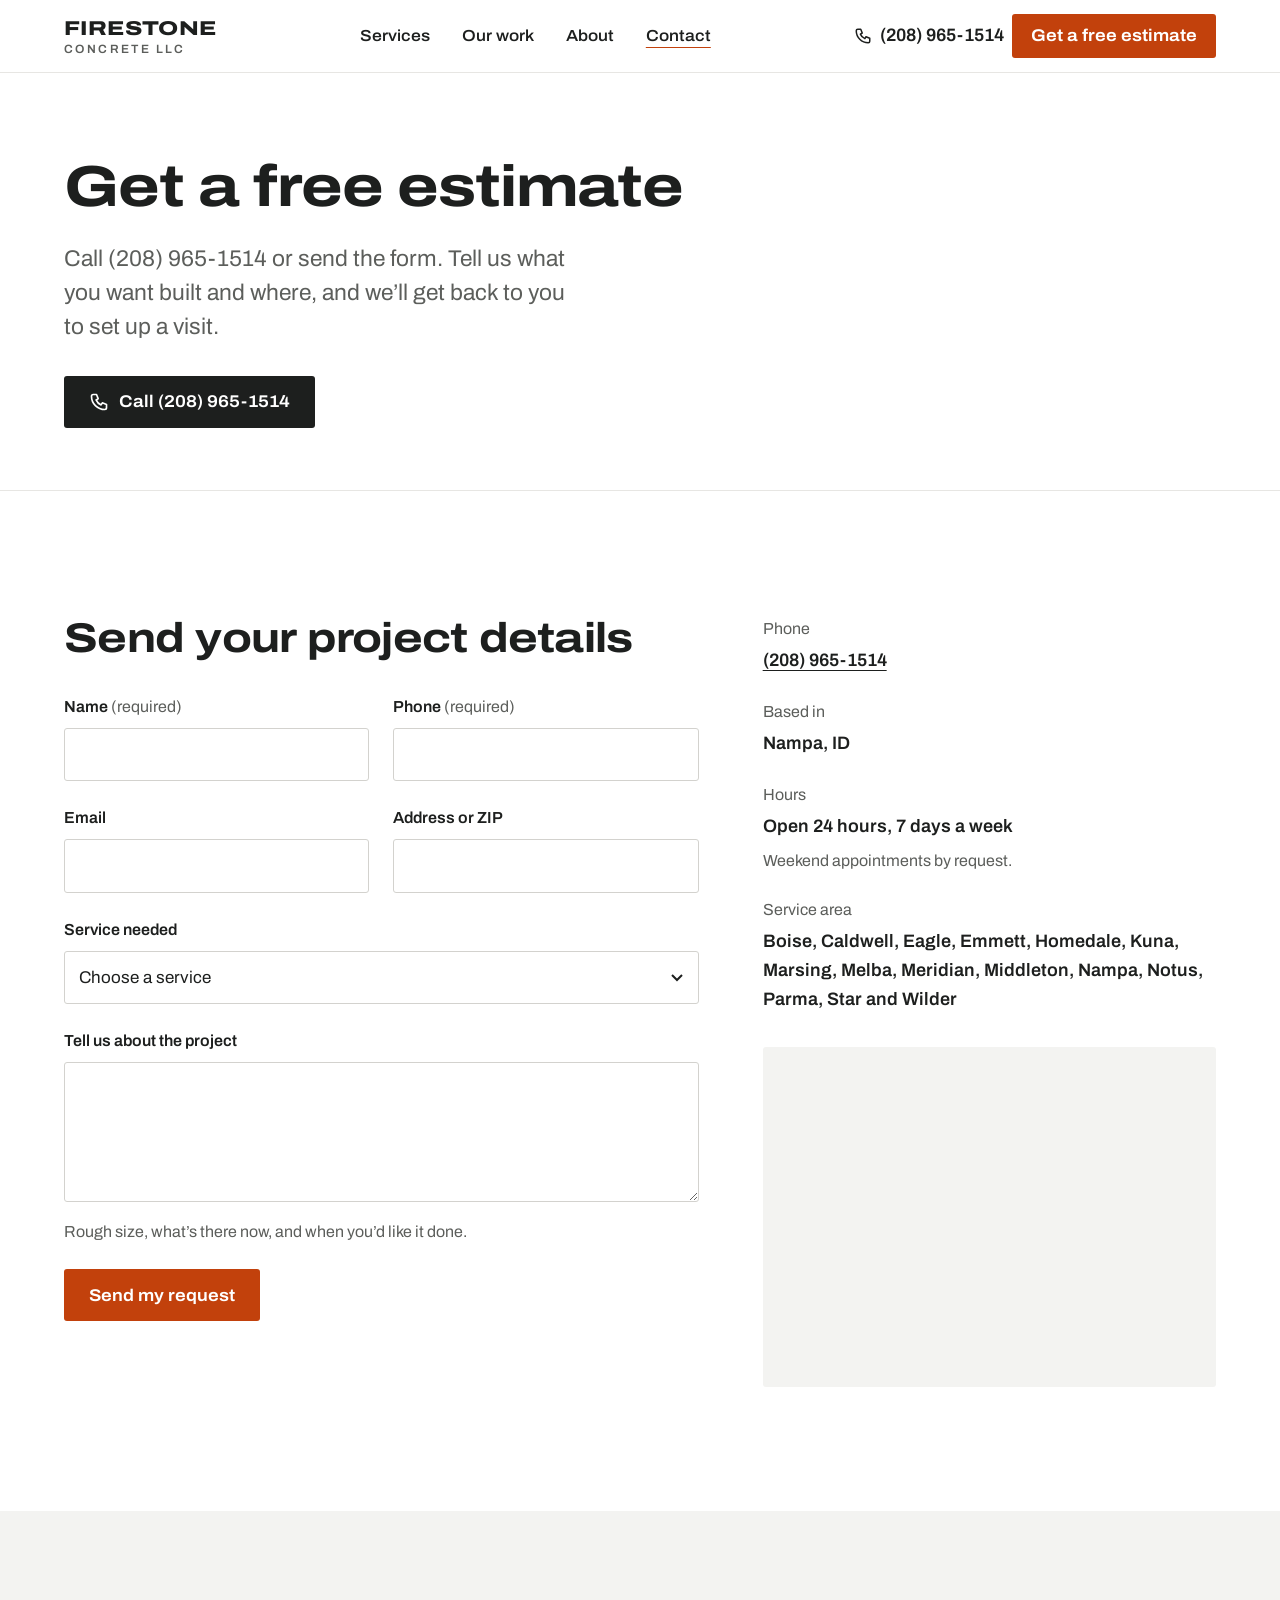
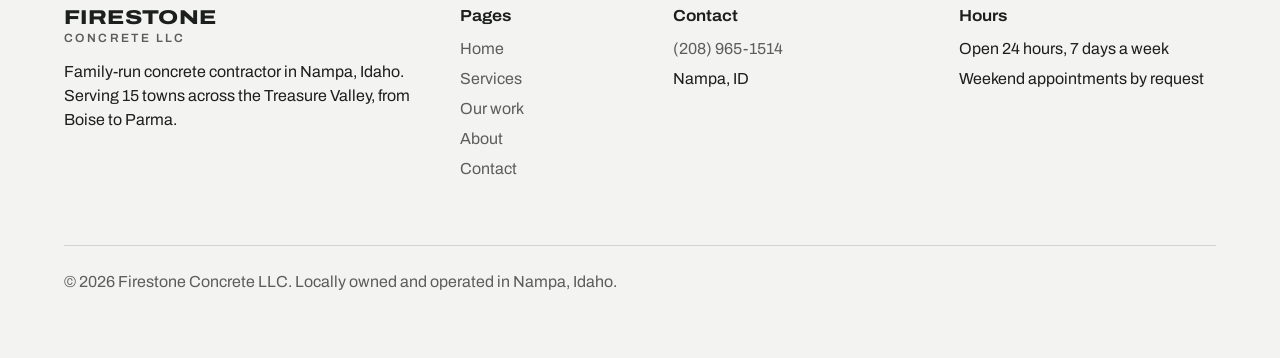
<file: contact.html>
<!doctype html>
<html lang="en">
<head>
<meta charset="utf-8">
<meta name="viewport" content="width=device-width, initial-scale=1">
<title>Free Concrete Estimate in Nampa, ID: Firestone Concrete LLC</title>
<meta name="description" content="Ask for a free estimate. Call (208) 965-1514 or send your project details. Weekend appointments by request.">
<link rel="canonical" href="https://firestoneconcretellc.com/contact.html">
<meta property="og:title" content="Free Concrete Estimate in Nampa, ID: Firestone Concrete LLC">
<meta property="og:description" content="Ask for a free estimate. Call (208) 965-1514 or send your project details. Weekend appointments by request.">
<meta property="og:type" content="website">
<meta property="og:image" content="pour-crew-backyard-1600.jpg">
<meta name="theme-color" content="#1D1F1E">
<link rel="preconnect" href="https://fonts.googleapis.com">
<link rel="preconnect" href="https://fonts.gstatic.com" crossorigin>
<link rel="stylesheet" href="https://fonts.googleapis.com/css2?family=Archivo:wdth,wght@62..125,100..900&display=swap">
<link rel="stylesheet" href="tokens.css">
<link rel="stylesheet" href="styles.css">
<script type="application/ld+json">{"@context": "https://schema.org", "@type": "HomeAndConstructionBusiness", "name": "Firestone Concrete LLC", "telephone": "+1-208-965-1514", "url": "https://firestoneconcretellc.com/", "image": "https://firestoneconcretellc.com/pour-crew-backyard-1600.jpg", "address": {"@type": "PostalAddress", "addressLocality": "Nampa", "addressRegion": "ID", "addressCountry": "US"}, "areaServed": [{"@type": "City", "name": "Boise"}, {"@type": "City", "name": "Caldwell"}, {"@type": "City", "name": "Eagle"}, {"@type": "City", "name": "Emmett"}, {"@type": "City", "name": "Homedale"}, {"@type": "City", "name": "Kuna"}, {"@type": "City", "name": "Marsing"}, {"@type": "City", "name": "Melba"}, {"@type": "City", "name": "Meridian"}, {"@type": "City", "name": "Middleton"}, {"@type": "City", "name": "Nampa"}, {"@type": "City", "name": "Notus"}, {"@type": "City", "name": "Parma"}, {"@type": "City", "name": "Star"}, {"@type": "City", "name": "Wilder"}], "openingHours": "Mo-Su 00:00-23:59", "aggregateRating": {"@type": "AggregateRating", "ratingValue": "4.9", "reviewCount": "77", "bestRating": "5"}, "sameAs": ["https://share.google/VivTkMvi4wXoGXkUl"], "makesOffer": [{"@type": "Offer", "itemOffered": {"@type": "Service", "name": "Driveway paving"}}, {"@type": "Offer", "itemOffered": {"@type": "Service", "name": "Walkway paving"}}, {"@type": "Offer", "itemOffered": {"@type": "Service", "name": "Patios and hardscapes"}}, {"@type": "Offer", "itemOffered": {"@type": "Service", "name": "Outdoor steps and ramps"}}, {"@type": "Offer", "itemOffered": {"@type": "Service", "name": "Concrete masonry"}}]}</script>
</head>
<body>
<a class="skip" href="#main">Skip to content</a>
<header class="site-header">
  <div class="container header-inner">
    <a class="wordmark" href="index.html" aria-label="Firestone Concrete LLC, home"><b>FIRESTONE</b><span>CONCRETE LLC</span></a>
    <nav class="nav" aria-label="Main"><a href="services.html">Services</a><a href="work.html">Our work</a><a href="about.html">About</a><a href="contact.html" aria-current="page">Contact</a></nav>
    <div class="header-actions">
      <a class="header-phone" href="tel:+12089651514"><svg viewBox="0 0 24 24" fill="none" stroke="currentColor" stroke-width="2" stroke-linecap="round" stroke-linejoin="round" aria-hidden="true"><path d="M5 3h4l2 5-2.5 1.5a11 11 0 0 0 6 6L16 13l5 2v4a2 2 0 0 1-2 2A16 16 0 0 1 3 5a2 2 0 0 1 2-2z"/></svg>(208) 965-1514</a>
      <a class="btn btn--primary btn--sm header-cta" href="contact.html#estimate">Get a free estimate</a>
      <a class="icon-btn phone-icon" href="tel:+12089651514" aria-label="Call (208) 965-1514"><svg viewBox="0 0 24 24" fill="none" stroke="currentColor" stroke-width="2" stroke-linecap="round" stroke-linejoin="round" aria-hidden="true"><path d="M5 3h4l2 5-2.5 1.5a11 11 0 0 0 6 6L16 13l5 2v4a2 2 0 0 1-2 2A16 16 0 0 1 3 5a2 2 0 0 1 2-2z"/></svg></a>
      <button class="icon-btn menu-toggle" type="button" aria-expanded="false" aria-controls="mobile-menu" aria-label="Menu"><svg viewBox="0 0 24 24" fill="none" stroke="currentColor" stroke-width="2" stroke-linecap="round" aria-hidden="true"><path d="M4 7h16M4 12h16M4 17h16"/></svg></button>
    </div>
  </div>
  <div class="container mobile-menu" id="mobile-menu">
    <nav aria-label="Mobile"><a class="mm-link" href="index.html">Home</a><a class="mm-link" href="services.html">Services</a><a class="mm-link" href="work.html">Our work</a><a class="mm-link" href="about.html">About</a><a class="mm-link" href="contact.html" aria-current="page">Contact</a></nav>
    <div class="btn-row">
      <a class="btn btn--primary" href="contact.html#estimate">Get a free estimate</a>
      <a class="btn btn--outline" href="tel:+12089651514">Call (208) 965-1514</a>
    </div>
  </div>
</header>
<main id="main">

<section class="page-head">
  <div class="container">
    <h1>Get a free estimate</h1>
    <p class="lead">Call (208) 965-1514 or send the form. Tell us what you want built and where, and we’ll get back to you to set up a visit.</p>
    <div class="btn-row"><a class="btn btn--ink" href="tel:+12089651514"><svg viewBox="0 0 24 24" fill="none" stroke="currentColor" stroke-width="2" stroke-linecap="round" stroke-linejoin="round" aria-hidden="true"><path d="M5 3h4l2 5-2.5 1.5a11 11 0 0 0 6 6L16 13l5 2v4a2 2 0 0 1-2 2A16 16 0 0 1 3 5a2 2 0 0 1 2-2z"/></svg>Call (208) 965-1514</a></div>
  </div>
</section>
<section class="section">
  <div class="container split split--7-5">
    <div id="estimate" style="scroll-margin-top:96px">
      <h2 style="margin-bottom:var(--s-6)">Send your project details</h2>
      <!-- Form sends through FormSubmit (formsubmit.co) to the owner's email. To change the address, edit the action URL.
           The first real submission sends an activation email to that inbox; the owner must click it once before requests arrive. -->
      <form class="form" action="https://formsubmit.co/novelafrancisco37@hotmail.com" method="post" novalidate data-form>
        <input type="hidden" name="_subject" value="New estimate request from firestoneconcretellc.com">
        <input type="hidden" name="_template" value="table">
        <input type="hidden" name="_next" value="https://firestoneconcretellc.com/thanks.html">
        <input type="text" name="_honey" style="display:none" tabindex="-1" autocomplete="off" aria-hidden="true">
        <div class="row">
          <div class="field"><label for="f-name">Name <span class="req">(required)</span></label><input id="f-name" name="name" autocomplete="name" required><p class="err" id="e-name">Please add your name so we know who to ask for.</p></div>
          <div class="field"><label for="f-phone">Phone <span class="req">(required)</span></label><input id="f-phone" name="phone" type="tel" autocomplete="tel" required><p class="err" id="e-phone">Please add a phone number so we can reach you.</p></div>
        </div>
        <div class="row">
          <div class="field"><label for="f-email">Email</label><input id="f-email" name="email" type="email" autocomplete="email"></div>
          <div class="field"><label for="f-zip">Address or ZIP</label><input id="f-zip" name="address" autocomplete="street-address"></div>
        </div>
        <div class="field"><label for="f-svc">Service needed</label><select id="f-svc" name="service"><option value="">Choose a service</option><option>Driveway</option><option>Walkway</option><option>Patio or hardscape</option><option>Steps or ramp</option><option>Concrete masonry</option><option>Something else</option></select></div>
        <div class="field"><label for="f-msg">Tell us about the project</label><textarea id="f-msg" name="message" aria-describedby="h-msg"></textarea><p class="help" id="h-msg">Rough size, what’s there now, and when you’d like it done.</p></div>
        <div><button class="btn btn--primary" type="submit">Send my request</button></div>
        <div class="form-success" role="status" aria-live="polite">Thanks. We got your request and will call you to set up your free estimate.</div>
      </form>
    </div>
    <aside aria-label="Contact details">
      <dl class="contact-list">
        <div><dt>Phone</dt><dd><a href="tel:+12089651514">(208) 965-1514</a></dd></div>
        <div><dt>Based in</dt><dd>Nampa, ID</dd></div>
        <div><dt>Hours</dt><dd>Open 24 hours, 7 days a week<p class="small muted" style="margin:8px 0 0;font-weight:400">Weekend appointments by request.</p></dd></div>
        <div><dt>Service area</dt><dd>Boise, Caldwell, Eagle, Emmett, Homedale, Kuna, Marsing, Melba, Meridian, Middleton, Nampa, Notus, Parma, Star and Wilder</dd></div>
      </dl>
      <div class="map"><iframe title="Map of Nampa, Idaho" src="https://maps.google.com/maps?q=Nampa%2C%20ID&z=11&output=embed" loading="lazy" referrerpolicy="no-referrer-when-downgrade"></iframe></div>
    </aside>
  </div>
</section>
</main>
<footer class="site-footer">
  <div class="container">
    <div class="footer-grid">
      <div>
        <a class="wordmark" href="index.html"><b>FIRESTONE</b><span>CONCRETE LLC</span></a>
        <p>Family-run concrete contractor in Nampa, Idaho. Serving 15 towns across the Treasure Valley, from Boise to Parma.</p>
      </div>
      <div>
        <h2>Pages</h2>
        <ul><li><a href="index.html">Home</a></li><li><a href="services.html">Services</a></li><li><a href="work.html">Our work</a></li><li><a href="about.html">About</a></li><li><a href="contact.html">Contact</a></li></ul>
      </div>
      <div>
        <h2>Contact</h2>
        <ul>
          <li><a href="tel:+12089651514">(208) 965-1514</a></li>
          <li>Nampa, ID</li>
        </ul>
      </div>
      <div>
        <h2>Hours</h2>
        <ul>
          <li>Open 24 hours, 7 days a week</li>
          <li>Weekend appointments by request</li>
        </ul>
      </div>
    </div>
    <p class="footer-base">&copy; 2026 Firestone Concrete LLC. Locally owned and operated in Nampa, Idaho.</p>
  </div>
</footer>
<div class="action-bar">
  <a class="btn btn--ink" href="tel:+12089651514"><svg viewBox="0 0 24 24" fill="none" stroke="currentColor" stroke-width="2" stroke-linecap="round" stroke-linejoin="round" aria-hidden="true"><path d="M5 3h4l2 5-2.5 1.5a11 11 0 0 0 6 6L16 13l5 2v4a2 2 0 0 1-2 2A16 16 0 0 1 3 5a2 2 0 0 1 2-2z"/></svg>Call now</a>
  <a class="btn btn--primary" href="contact.html#estimate">Free estimate</a>
</div>
<script src="site.js" defer></script>
</body>
</html>
</file>
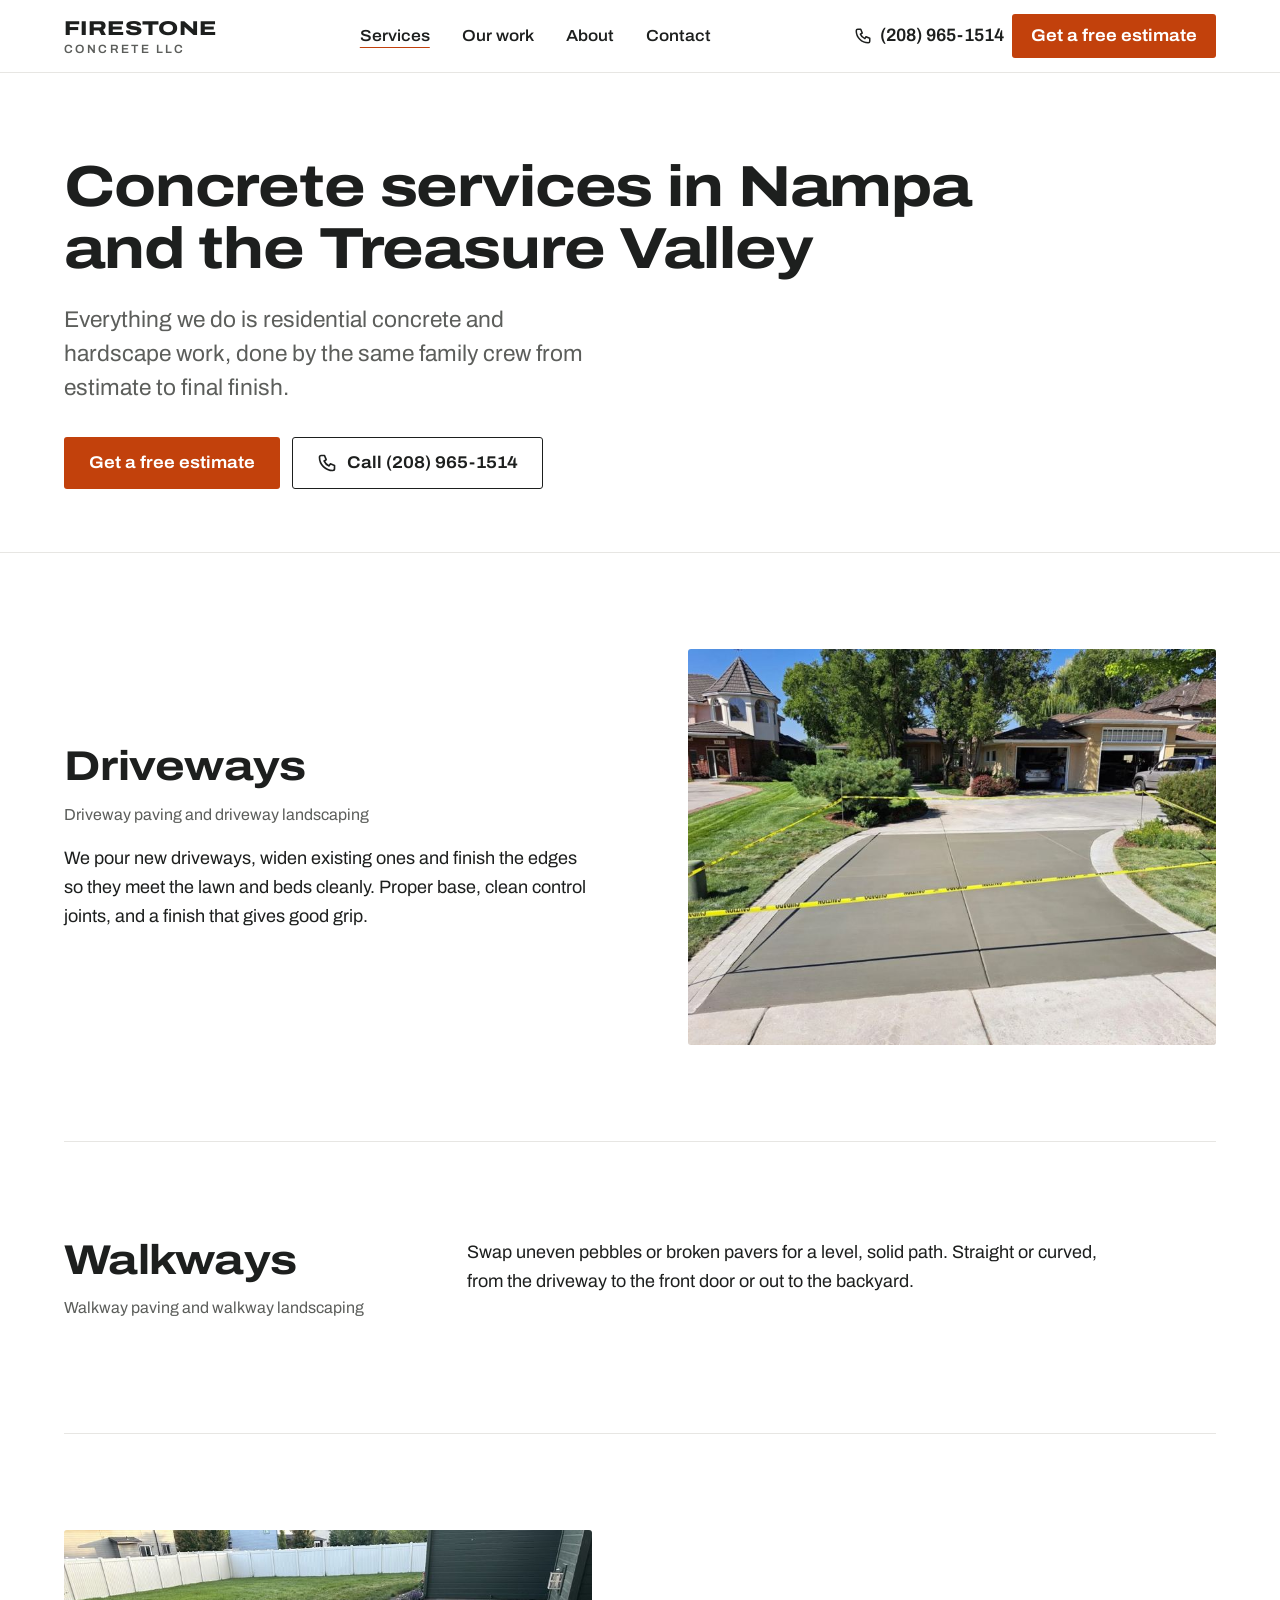
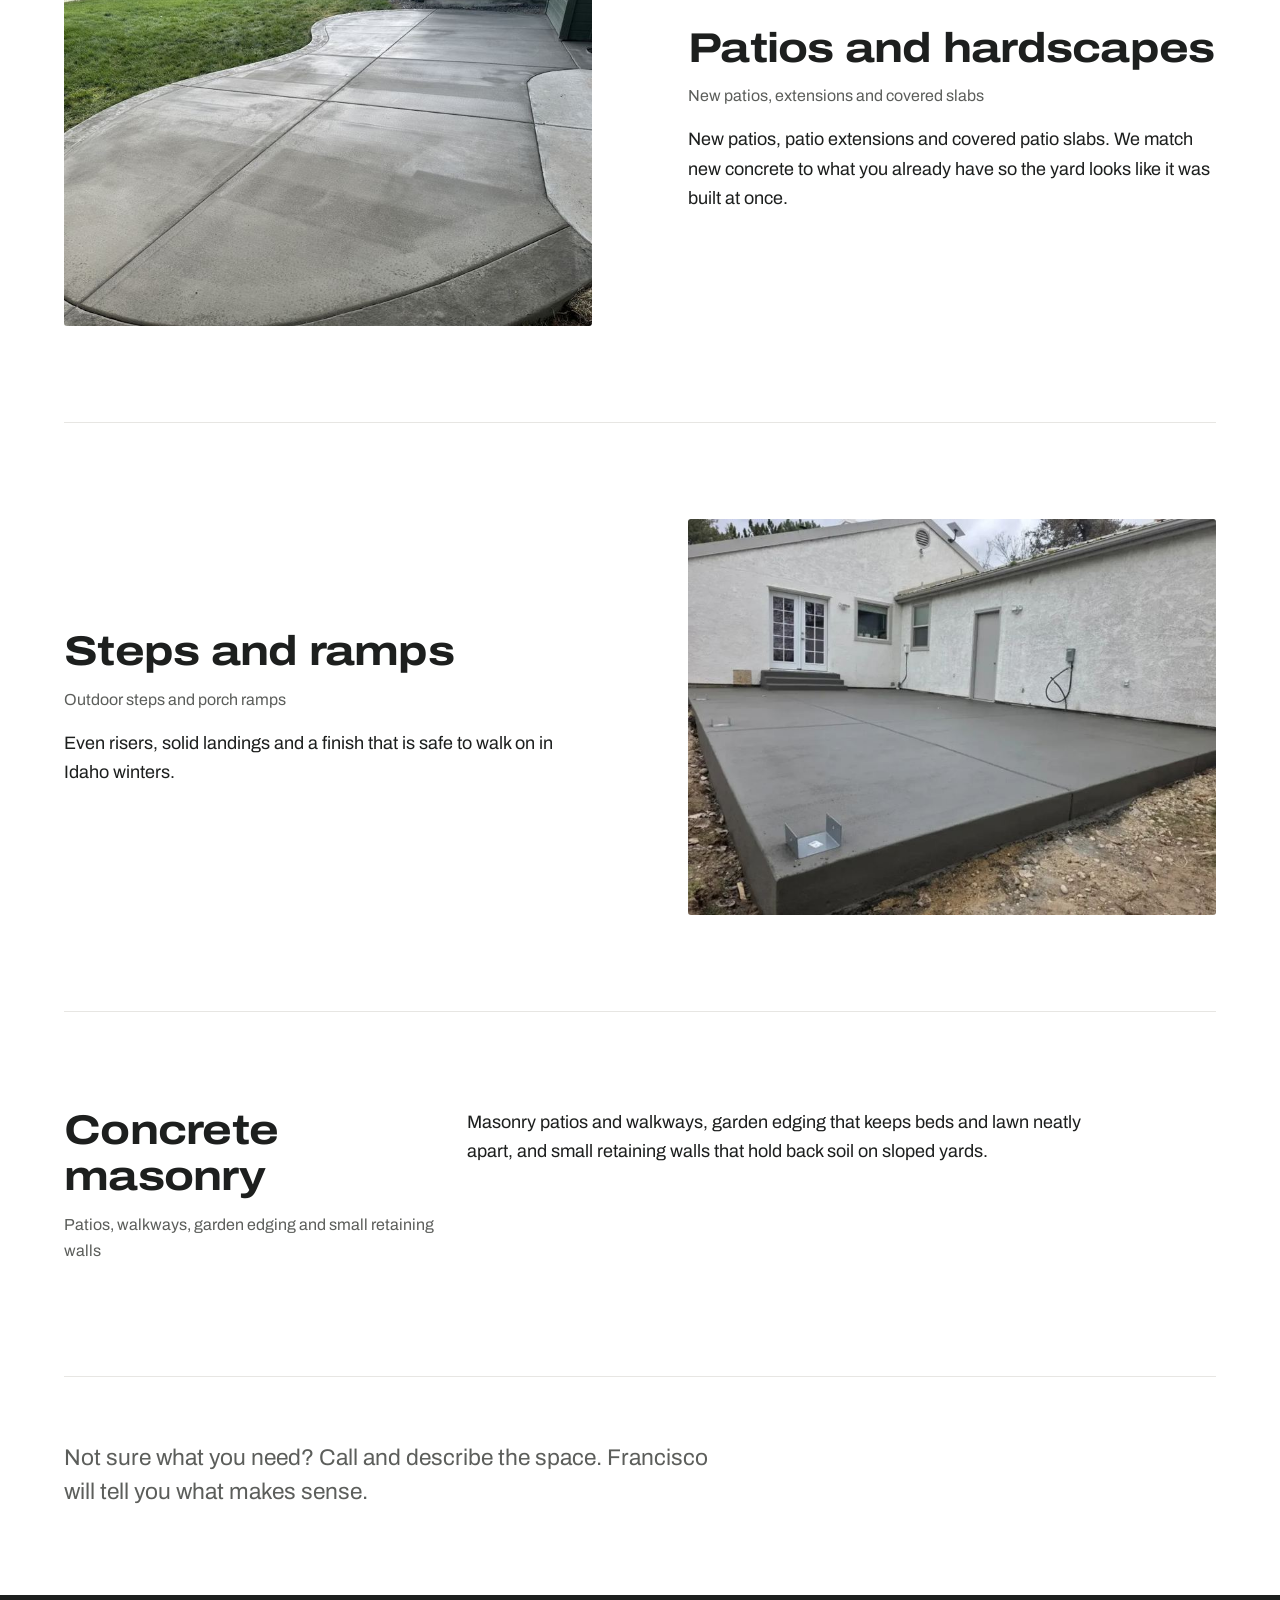
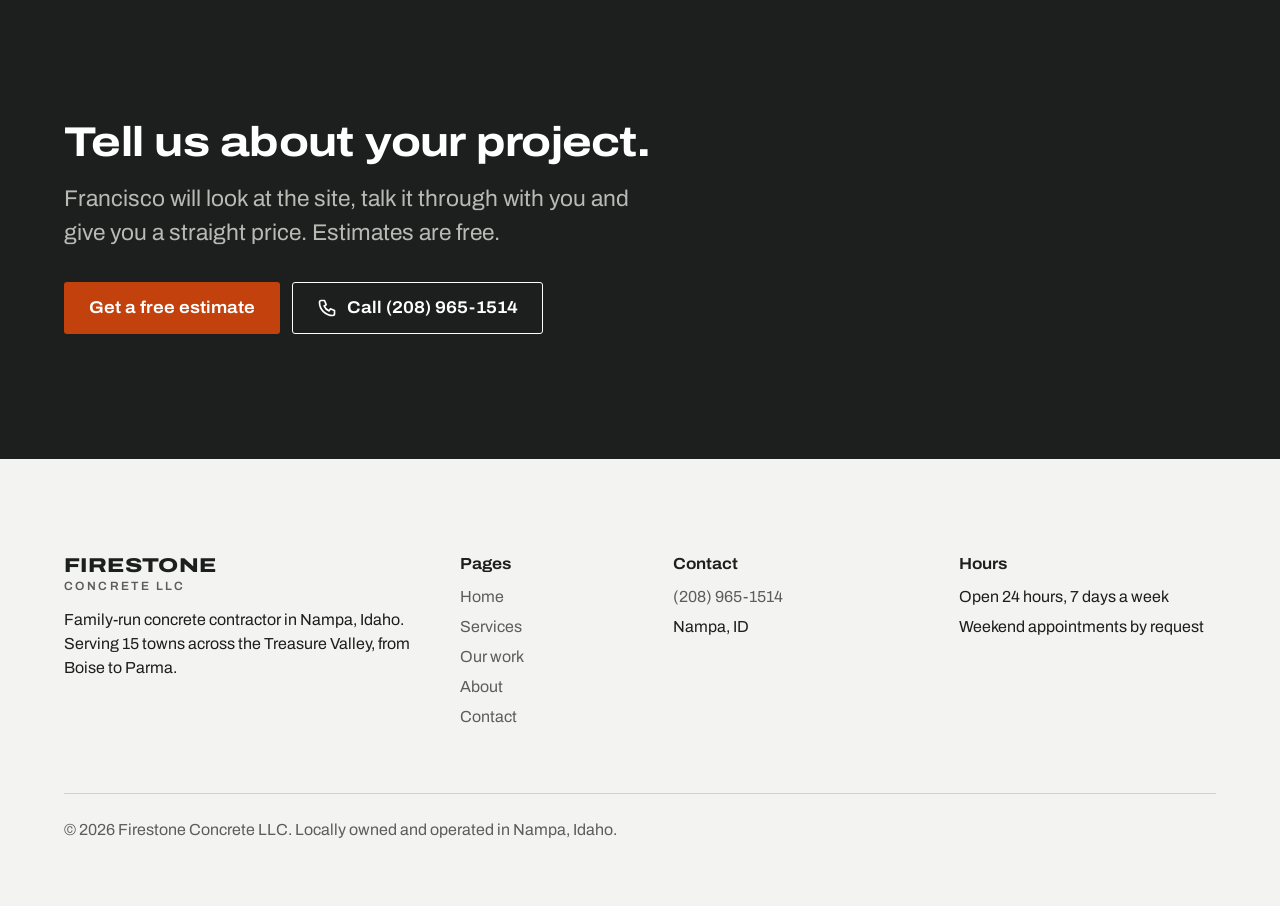
<file: services.html>
<!doctype html>
<html lang="en">
<head>
<meta charset="utf-8">
<meta name="viewport" content="width=device-width, initial-scale=1">
<title>Concrete Driveways, Patios, Walkways and Steps in Nampa, ID</title>
<meta name="description" content="Driveway and walkway paving, patios and hardscapes, outdoor steps and ramps, and concrete masonry across Nampa, Boise, Meridian, Caldwell and the Treasure Valley. Free estimates.">
<link rel="canonical" href="https://firestoneconcretellc.com/services.html">
<meta property="og:title" content="Concrete Driveways, Patios, Walkways and Steps in Nampa, ID">
<meta property="og:description" content="Driveway and walkway paving, patios and hardscapes, outdoor steps and ramps, and concrete masonry across Nampa, Boise, Meridian, Caldwell and the Treasure Valley. Free estimates.">
<meta property="og:type" content="website">
<meta property="og:image" content="pour-crew-backyard-1600.jpg">
<meta name="theme-color" content="#1D1F1E">
<link rel="preconnect" href="https://fonts.googleapis.com">
<link rel="preconnect" href="https://fonts.gstatic.com" crossorigin>
<link rel="stylesheet" href="https://fonts.googleapis.com/css2?family=Archivo:wdth,wght@62..125,100..900&display=swap">
<link rel="stylesheet" href="tokens.css">
<link rel="stylesheet" href="styles.css">
<script type="application/ld+json">{"@context": "https://schema.org", "@type": "HomeAndConstructionBusiness", "name": "Firestone Concrete LLC", "telephone": "+1-208-965-1514", "url": "https://firestoneconcretellc.com/", "image": "https://firestoneconcretellc.com/pour-crew-backyard-1600.jpg", "address": {"@type": "PostalAddress", "addressLocality": "Nampa", "addressRegion": "ID", "addressCountry": "US"}, "areaServed": [{"@type": "City", "name": "Boise"}, {"@type": "City", "name": "Caldwell"}, {"@type": "City", "name": "Eagle"}, {"@type": "City", "name": "Emmett"}, {"@type": "City", "name": "Homedale"}, {"@type": "City", "name": "Kuna"}, {"@type": "City", "name": "Marsing"}, {"@type": "City", "name": "Melba"}, {"@type": "City", "name": "Meridian"}, {"@type": "City", "name": "Middleton"}, {"@type": "City", "name": "Nampa"}, {"@type": "City", "name": "Notus"}, {"@type": "City", "name": "Parma"}, {"@type": "City", "name": "Star"}, {"@type": "City", "name": "Wilder"}], "openingHours": "Mo-Su 00:00-23:59", "aggregateRating": {"@type": "AggregateRating", "ratingValue": "4.9", "reviewCount": "77", "bestRating": "5"}, "sameAs": ["https://share.google/VivTkMvi4wXoGXkUl"], "makesOffer": [{"@type": "Offer", "itemOffered": {"@type": "Service", "name": "Driveway paving"}}, {"@type": "Offer", "itemOffered": {"@type": "Service", "name": "Walkway paving"}}, {"@type": "Offer", "itemOffered": {"@type": "Service", "name": "Patios and hardscapes"}}, {"@type": "Offer", "itemOffered": {"@type": "Service", "name": "Outdoor steps and ramps"}}, {"@type": "Offer", "itemOffered": {"@type": "Service", "name": "Concrete masonry"}}]}</script>
</head>
<body>
<a class="skip" href="#main">Skip to content</a>
<header class="site-header">
  <div class="container header-inner">
    <a class="wordmark" href="index.html" aria-label="Firestone Concrete LLC, home"><b>FIRESTONE</b><span>CONCRETE LLC</span></a>
    <nav class="nav" aria-label="Main"><a href="services.html" aria-current="page">Services</a><a href="work.html">Our work</a><a href="about.html">About</a><a href="contact.html">Contact</a></nav>
    <div class="header-actions">
      <a class="header-phone" href="tel:+12089651514"><svg viewBox="0 0 24 24" fill="none" stroke="currentColor" stroke-width="2" stroke-linecap="round" stroke-linejoin="round" aria-hidden="true"><path d="M5 3h4l2 5-2.5 1.5a11 11 0 0 0 6 6L16 13l5 2v4a2 2 0 0 1-2 2A16 16 0 0 1 3 5a2 2 0 0 1 2-2z"/></svg>(208) 965-1514</a>
      <a class="btn btn--primary btn--sm header-cta" href="contact.html#estimate">Get a free estimate</a>
      <a class="icon-btn phone-icon" href="tel:+12089651514" aria-label="Call (208) 965-1514"><svg viewBox="0 0 24 24" fill="none" stroke="currentColor" stroke-width="2" stroke-linecap="round" stroke-linejoin="round" aria-hidden="true"><path d="M5 3h4l2 5-2.5 1.5a11 11 0 0 0 6 6L16 13l5 2v4a2 2 0 0 1-2 2A16 16 0 0 1 3 5a2 2 0 0 1 2-2z"/></svg></a>
      <button class="icon-btn menu-toggle" type="button" aria-expanded="false" aria-controls="mobile-menu" aria-label="Menu"><svg viewBox="0 0 24 24" fill="none" stroke="currentColor" stroke-width="2" stroke-linecap="round" aria-hidden="true"><path d="M4 7h16M4 12h16M4 17h16"/></svg></button>
    </div>
  </div>
  <div class="container mobile-menu" id="mobile-menu">
    <nav aria-label="Mobile"><a class="mm-link" href="index.html">Home</a><a class="mm-link" href="services.html" aria-current="page">Services</a><a class="mm-link" href="work.html">Our work</a><a class="mm-link" href="about.html">About</a><a class="mm-link" href="contact.html">Contact</a></nav>
    <div class="btn-row">
      <a class="btn btn--primary" href="contact.html#estimate">Get a free estimate</a>
      <a class="btn btn--outline" href="tel:+12089651514">Call (208) 965-1514</a>
    </div>
  </div>
</header>
<main id="main">

<section class="page-head">
  <div class="container">
    <h1>Concrete services in Nampa and the Treasure Valley</h1>
    <p class="lead">Everything we do is residential concrete and hardscape work, done by the same family crew from estimate to final finish.</p>
    <div class="btn-row"><a class="btn btn--primary" href="contact.html#estimate">Get a free estimate</a><a class="btn btn--outline" href="tel:+12089651514"><svg viewBox="0 0 24 24" fill="none" stroke="currentColor" stroke-width="2" stroke-linecap="round" stroke-linejoin="round" aria-hidden="true"><path d="M5 3h4l2 5-2.5 1.5a11 11 0 0 0 6 6L16 13l5 2v4a2 2 0 0 1-2 2A16 16 0 0 1 3 5a2 2 0 0 1 2-2z"/></svg>Call (208) 965-1514</a></div>
  </div>
</section>
<div class="container">
  <article class="svc" id="driveways"><div><h2>Driveways</h2><p class="label">Driveway paving and driveway landscaping</p><p>We pour new driveways, widen existing ones and finish the edges so they meet the lawn and beds cleanly. Proper base, clean control joints, and a finish that gives good grip.</p></div><div class="svc-media"><img src="new-driveway-1600.jpg" srcset="new-driveway-800.jpg 800w, new-driveway-1600.jpg 1600w" sizes="(min-width: 1024px) 50vw, 100vw" width="1600" height="1200" alt="New concrete driveway apron with clean control joints, framed by paver borders and taped off while it cures" loading="lazy" decoding="async"></div></article>
  <article class="svc svc--text" id="walkways"><div><h2>Walkways</h2><p class="label">Walkway paving and walkway landscaping</p></div><div><p>Swap uneven pebbles or broken pavers for a level, solid path. Straight or curved, from the driveway to the front door or out to the backyard.</p></div></article>
  <article class="svc svc--flip" id="patios"><div><h2>Patios and hardscapes</h2><p class="label">New patios, extensions and covered slabs</p><p>New patios, patio extensions and covered patio slabs. We match new concrete to what you already have so the yard looks like it was built at once.</p></div><div class="svc-media"><img src="curved-patio-joints-1600.jpg" srcset="curved-patio-joints-800.jpg 800w, curved-patio-joints-1600.jpg 1600w" sizes="(min-width: 1024px) 50vw, 100vw" width="1600" height="1200" alt="Curved concrete patio extension with control joints meeting the existing slab" loading="lazy" decoding="async"></div></article>
  <article class="svc" id="steps"><div><h2>Steps and ramps</h2><p class="label">Outdoor steps and porch ramps</p><p>Even risers, solid landings and a finish that is safe to walk on in Idaho winters.</p></div><div class="svc-media"><img src="backyard-patio-steps-1600.jpg" srcset="backyard-patio-steps-800.jpg 800w, backyard-patio-steps-1600.jpg 1600w" sizes="(min-width: 1024px) 50vw, 100vw" width="1600" height="1200" alt="New concrete steps up to French doors on a freshly poured backyard patio" loading="lazy" decoding="async"></div></article>
  <article class="svc svc--text" id="masonry"><div><h2>Concrete masonry</h2><p class="label">Patios, walkways, garden edging and small retaining walls</p></div><div><p>Masonry patios and walkways, garden edging that keeps beds and lawn neatly apart, and small retaining walls that hold back soil on sloped yards.</p></div></article>
  <p class="lead" style="padding:var(--s-8) 0;max-width:52ch">Not sure what you need? Call and describe the space. Francisco will tell you what makes sense.</p>
</div>
</main>
<section class="cta-band" aria-labelledby="cta-h">
  <div class="container">
    <h2 id="cta-h">Tell us about your project.</h2>
    <p>Francisco will look at the site, talk it through with you and give you a straight price. Estimates are free.</p>
    <div class="btn-row">
      <a class="btn btn--primary" href="contact.html#estimate">Get a free estimate</a>
      <a class="btn btn--outline-light" href="tel:+12089651514"><svg viewBox="0 0 24 24" fill="none" stroke="currentColor" stroke-width="2" stroke-linecap="round" stroke-linejoin="round" aria-hidden="true"><path d="M5 3h4l2 5-2.5 1.5a11 11 0 0 0 6 6L16 13l5 2v4a2 2 0 0 1-2 2A16 16 0 0 1 3 5a2 2 0 0 1 2-2z"/></svg>Call (208) 965-1514</a>
    </div>
  </div>
</section>
<footer class="site-footer">
  <div class="container">
    <div class="footer-grid">
      <div>
        <a class="wordmark" href="index.html"><b>FIRESTONE</b><span>CONCRETE LLC</span></a>
        <p>Family-run concrete contractor in Nampa, Idaho. Serving 15 towns across the Treasure Valley, from Boise to Parma.</p>
      </div>
      <div>
        <h2>Pages</h2>
        <ul><li><a href="index.html">Home</a></li><li><a href="services.html">Services</a></li><li><a href="work.html">Our work</a></li><li><a href="about.html">About</a></li><li><a href="contact.html">Contact</a></li></ul>
      </div>
      <div>
        <h2>Contact</h2>
        <ul>
          <li><a href="tel:+12089651514">(208) 965-1514</a></li>
          <li>Nampa, ID</li>
        </ul>
      </div>
      <div>
        <h2>Hours</h2>
        <ul>
          <li>Open 24 hours, 7 days a week</li>
          <li>Weekend appointments by request</li>
        </ul>
      </div>
    </div>
    <p class="footer-base">&copy; 2026 Firestone Concrete LLC. Locally owned and operated in Nampa, Idaho.</p>
  </div>
</footer>
<div class="action-bar">
  <a class="btn btn--ink" href="tel:+12089651514"><svg viewBox="0 0 24 24" fill="none" stroke="currentColor" stroke-width="2" stroke-linecap="round" stroke-linejoin="round" aria-hidden="true"><path d="M5 3h4l2 5-2.5 1.5a11 11 0 0 0 6 6L16 13l5 2v4a2 2 0 0 1-2 2A16 16 0 0 1 3 5a2 2 0 0 1 2-2z"/></svg>Call now</a>
  <a class="btn btn--primary" href="contact.html#estimate">Free estimate</a>
</div>
<script src="site.js" defer></script>
</body>
</html>
</file>
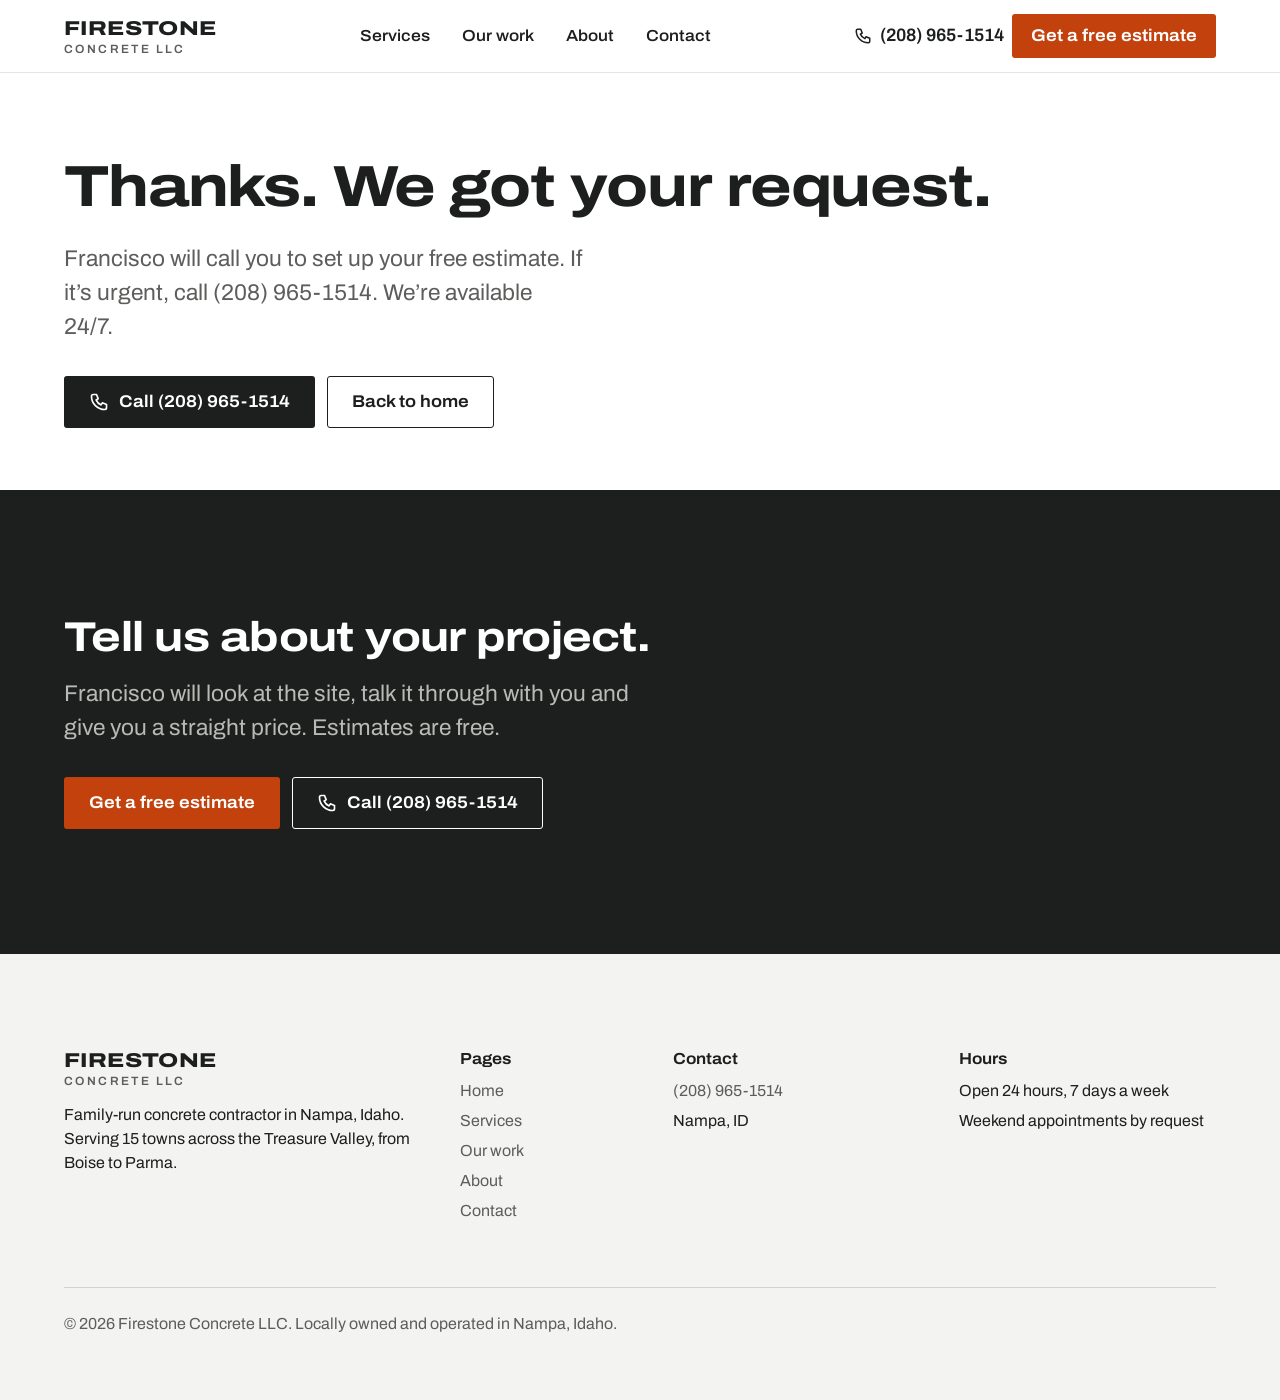
<file: thanks.html>
<!doctype html>
<html lang="en">
<head>
<meta charset="utf-8">
<meta name="viewport" content="width=device-width, initial-scale=1">
<title>Thanks: Firestone Concrete LLC</title>
<meta name="robots" content="noindex">
<meta name="description" content="Your estimate request was sent to Firestone Concrete LLC.">
<link rel="canonical" href="https://firestoneconcretellc.com/thanks.html">
<meta property="og:title" content="Thanks: Firestone Concrete LLC">
<meta property="og:description" content="Your estimate request was sent to Firestone Concrete LLC.">
<meta property="og:type" content="website">
<meta property="og:image" content="pour-crew-backyard-1600.jpg">
<meta name="theme-color" content="#1D1F1E">
<link rel="preconnect" href="https://fonts.googleapis.com">
<link rel="preconnect" href="https://fonts.gstatic.com" crossorigin>
<link rel="stylesheet" href="https://fonts.googleapis.com/css2?family=Archivo:wdth,wght@62..125,100..900&display=swap">
<link rel="stylesheet" href="tokens.css">
<link rel="stylesheet" href="styles.css">
<script type="application/ld+json">{"@context": "https://schema.org", "@type": "HomeAndConstructionBusiness", "name": "Firestone Concrete LLC", "telephone": "+1-208-965-1514", "url": "https://firestoneconcretellc.com/", "image": "https://firestoneconcretellc.com/pour-crew-backyard-1600.jpg", "address": {"@type": "PostalAddress", "addressLocality": "Nampa", "addressRegion": "ID", "addressCountry": "US"}, "areaServed": [{"@type": "City", "name": "Boise"}, {"@type": "City", "name": "Caldwell"}, {"@type": "City", "name": "Eagle"}, {"@type": "City", "name": "Emmett"}, {"@type": "City", "name": "Homedale"}, {"@type": "City", "name": "Kuna"}, {"@type": "City", "name": "Marsing"}, {"@type": "City", "name": "Melba"}, {"@type": "City", "name": "Meridian"}, {"@type": "City", "name": "Middleton"}, {"@type": "City", "name": "Nampa"}, {"@type": "City", "name": "Notus"}, {"@type": "City", "name": "Parma"}, {"@type": "City", "name": "Star"}, {"@type": "City", "name": "Wilder"}], "openingHours": "Mo-Su 00:00-23:59", "aggregateRating": {"@type": "AggregateRating", "ratingValue": "4.9", "reviewCount": "77", "bestRating": "5"}, "sameAs": ["https://share.google/VivTkMvi4wXoGXkUl"], "makesOffer": [{"@type": "Offer", "itemOffered": {"@type": "Service", "name": "Driveway paving"}}, {"@type": "Offer", "itemOffered": {"@type": "Service", "name": "Walkway paving"}}, {"@type": "Offer", "itemOffered": {"@type": "Service", "name": "Patios and hardscapes"}}, {"@type": "Offer", "itemOffered": {"@type": "Service", "name": "Outdoor steps and ramps"}}, {"@type": "Offer", "itemOffered": {"@type": "Service", "name": "Concrete masonry"}}]}</script>
</head>
<body>
<a class="skip" href="#main">Skip to content</a>
<header class="site-header">
  <div class="container header-inner">
    <a class="wordmark" href="index.html" aria-label="Firestone Concrete LLC, home"><b>FIRESTONE</b><span>CONCRETE LLC</span></a>
    <nav class="nav" aria-label="Main"><a href="services.html">Services</a><a href="work.html">Our work</a><a href="about.html">About</a><a href="contact.html">Contact</a></nav>
    <div class="header-actions">
      <a class="header-phone" href="tel:+12089651514"><svg viewBox="0 0 24 24" fill="none" stroke="currentColor" stroke-width="2" stroke-linecap="round" stroke-linejoin="round" aria-hidden="true"><path d="M5 3h4l2 5-2.5 1.5a11 11 0 0 0 6 6L16 13l5 2v4a2 2 0 0 1-2 2A16 16 0 0 1 3 5a2 2 0 0 1 2-2z"/></svg>(208) 965-1514</a>
      <a class="btn btn--primary btn--sm header-cta" href="contact.html#estimate">Get a free estimate</a>
      <a class="icon-btn phone-icon" href="tel:+12089651514" aria-label="Call (208) 965-1514"><svg viewBox="0 0 24 24" fill="none" stroke="currentColor" stroke-width="2" stroke-linecap="round" stroke-linejoin="round" aria-hidden="true"><path d="M5 3h4l2 5-2.5 1.5a11 11 0 0 0 6 6L16 13l5 2v4a2 2 0 0 1-2 2A16 16 0 0 1 3 5a2 2 0 0 1 2-2z"/></svg></a>
      <button class="icon-btn menu-toggle" type="button" aria-expanded="false" aria-controls="mobile-menu" aria-label="Menu"><svg viewBox="0 0 24 24" fill="none" stroke="currentColor" stroke-width="2" stroke-linecap="round" aria-hidden="true"><path d="M4 7h16M4 12h16M4 17h16"/></svg></button>
    </div>
  </div>
  <div class="container mobile-menu" id="mobile-menu">
    <nav aria-label="Mobile"><a class="mm-link" href="index.html">Home</a><a class="mm-link" href="services.html">Services</a><a class="mm-link" href="work.html">Our work</a><a class="mm-link" href="about.html">About</a><a class="mm-link" href="contact.html">Contact</a></nav>
    <div class="btn-row">
      <a class="btn btn--primary" href="contact.html#estimate">Get a free estimate</a>
      <a class="btn btn--outline" href="tel:+12089651514">Call (208) 965-1514</a>
    </div>
  </div>
</header>
<main id="main">

<section class="page-head" style="border-bottom:0">
  <div class="container">
    <h1>Thanks. We got your request.</h1>
    <p class="lead">Francisco will call you to set up your free estimate. If it’s urgent, call (208) 965-1514. We’re available 24/7.</p>
    <div class="btn-row"><a class="btn btn--ink" href="tel:+12089651514"><svg viewBox="0 0 24 24" fill="none" stroke="currentColor" stroke-width="2" stroke-linecap="round" stroke-linejoin="round" aria-hidden="true"><path d="M5 3h4l2 5-2.5 1.5a11 11 0 0 0 6 6L16 13l5 2v4a2 2 0 0 1-2 2A16 16 0 0 1 3 5a2 2 0 0 1 2-2z"/></svg>Call (208) 965-1514</a><a class="btn btn--outline" href="index.html">Back to home</a></div>
  </div>
</section>
</main>
<section class="cta-band" aria-labelledby="cta-h">
  <div class="container">
    <h2 id="cta-h">Tell us about your project.</h2>
    <p>Francisco will look at the site, talk it through with you and give you a straight price. Estimates are free.</p>
    <div class="btn-row">
      <a class="btn btn--primary" href="contact.html#estimate">Get a free estimate</a>
      <a class="btn btn--outline-light" href="tel:+12089651514"><svg viewBox="0 0 24 24" fill="none" stroke="currentColor" stroke-width="2" stroke-linecap="round" stroke-linejoin="round" aria-hidden="true"><path d="M5 3h4l2 5-2.5 1.5a11 11 0 0 0 6 6L16 13l5 2v4a2 2 0 0 1-2 2A16 16 0 0 1 3 5a2 2 0 0 1 2-2z"/></svg>Call (208) 965-1514</a>
    </div>
  </div>
</section>
<footer class="site-footer">
  <div class="container">
    <div class="footer-grid">
      <div>
        <a class="wordmark" href="index.html"><b>FIRESTONE</b><span>CONCRETE LLC</span></a>
        <p>Family-run concrete contractor in Nampa, Idaho. Serving 15 towns across the Treasure Valley, from Boise to Parma.</p>
      </div>
      <div>
        <h2>Pages</h2>
        <ul><li><a href="index.html">Home</a></li><li><a href="services.html">Services</a></li><li><a href="work.html">Our work</a></li><li><a href="about.html">About</a></li><li><a href="contact.html">Contact</a></li></ul>
      </div>
      <div>
        <h2>Contact</h2>
        <ul>
          <li><a href="tel:+12089651514">(208) 965-1514</a></li>
          <li>Nampa, ID</li>
        </ul>
      </div>
      <div>
        <h2>Hours</h2>
        <ul>
          <li>Open 24 hours, 7 days a week</li>
          <li>Weekend appointments by request</li>
        </ul>
      </div>
    </div>
    <p class="footer-base">&copy; 2026 Firestone Concrete LLC. Locally owned and operated in Nampa, Idaho.</p>
  </div>
</footer>
<div class="action-bar">
  <a class="btn btn--ink" href="tel:+12089651514"><svg viewBox="0 0 24 24" fill="none" stroke="currentColor" stroke-width="2" stroke-linecap="round" stroke-linejoin="round" aria-hidden="true"><path d="M5 3h4l2 5-2.5 1.5a11 11 0 0 0 6 6L16 13l5 2v4a2 2 0 0 1-2 2A16 16 0 0 1 3 5a2 2 0 0 1 2-2z"/></svg>Call now</a>
  <a class="btn btn--primary" href="contact.html#estimate">Free estimate</a>
</div>
<script src="site.js" defer></script>
</body>
</html>
</file>
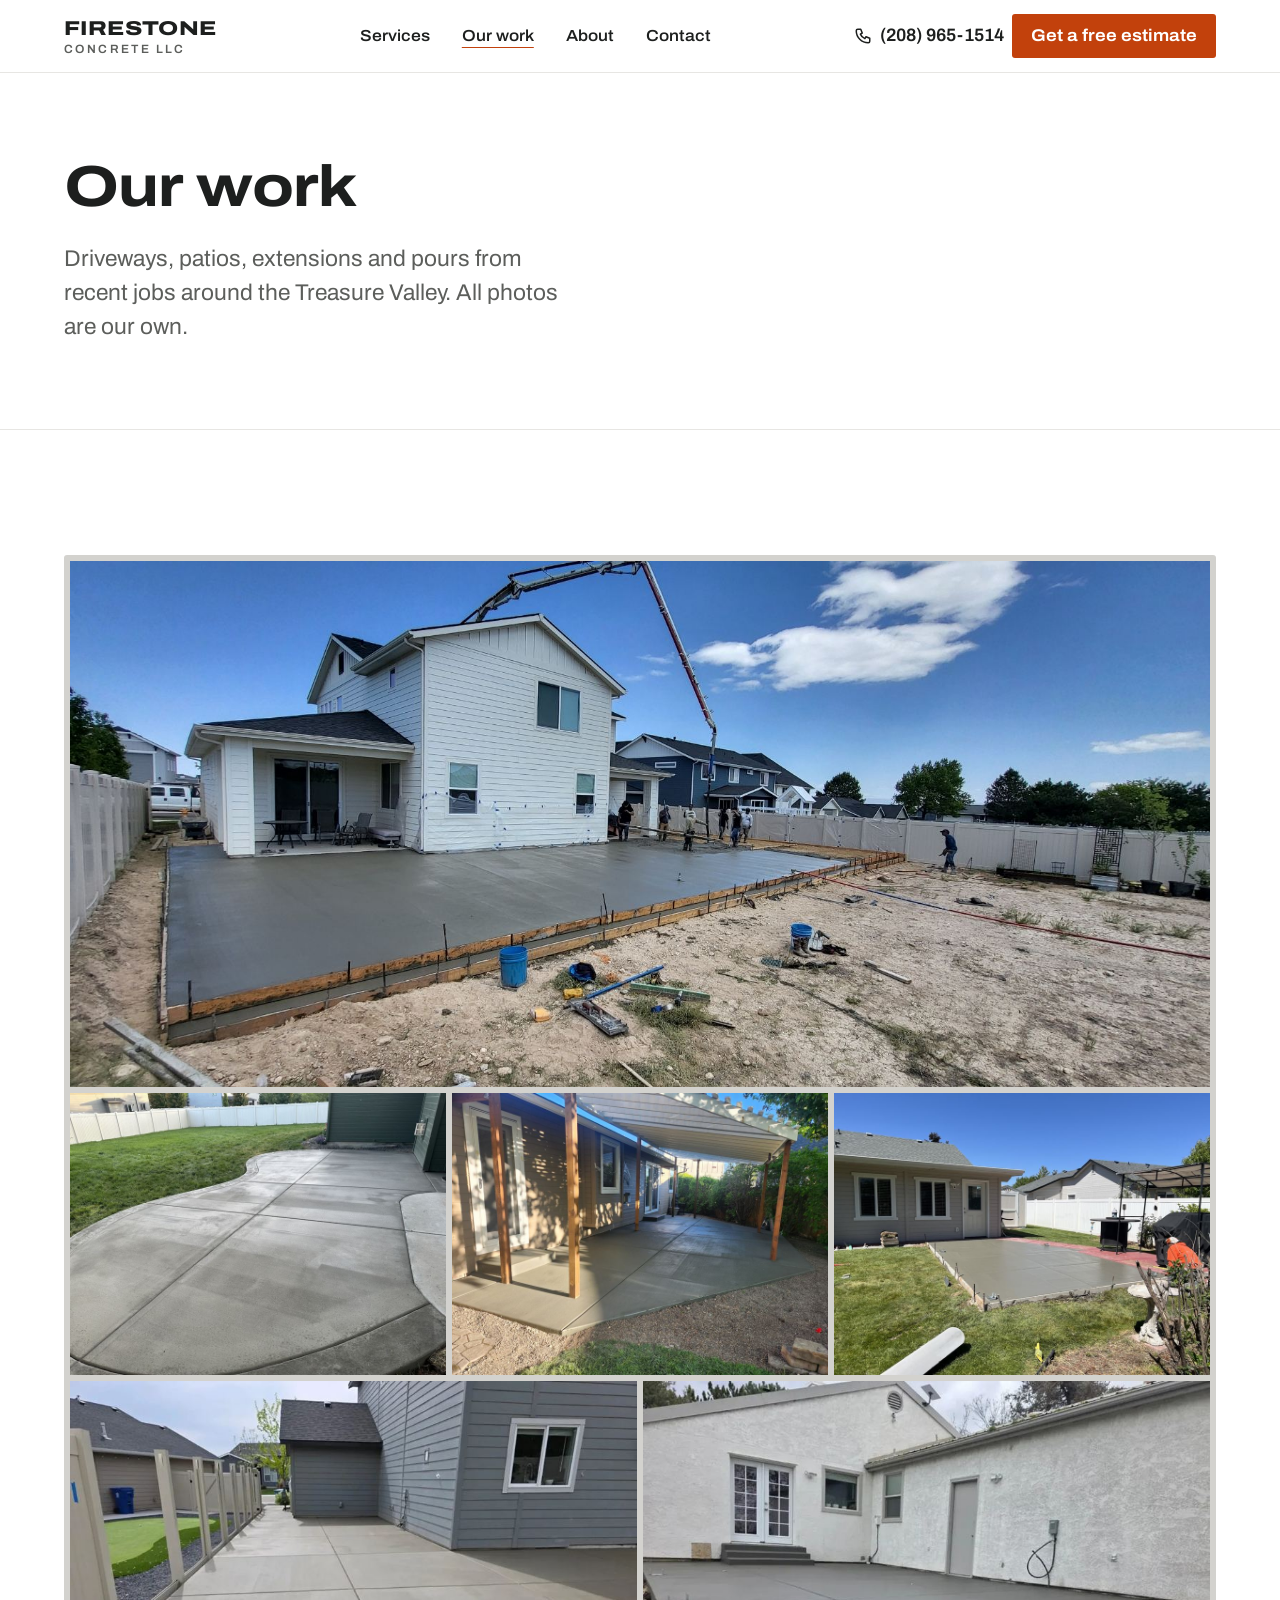
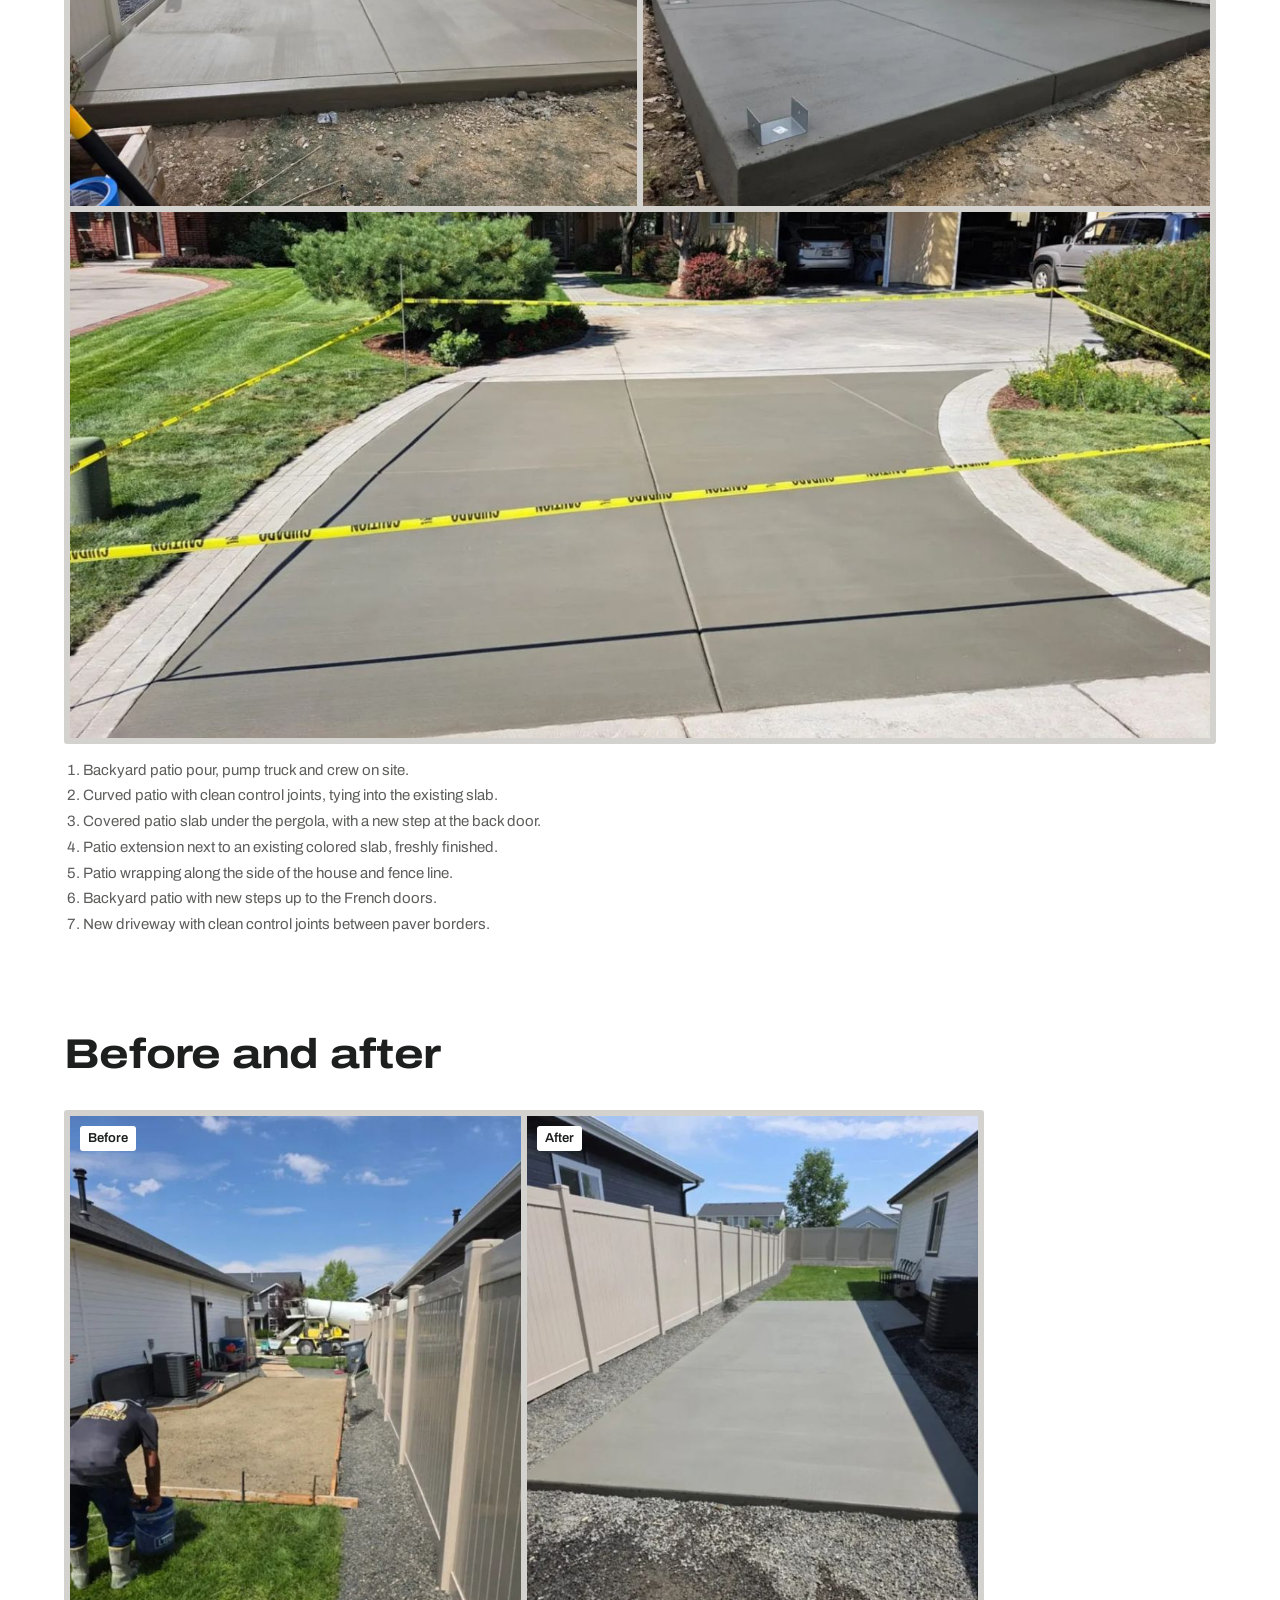
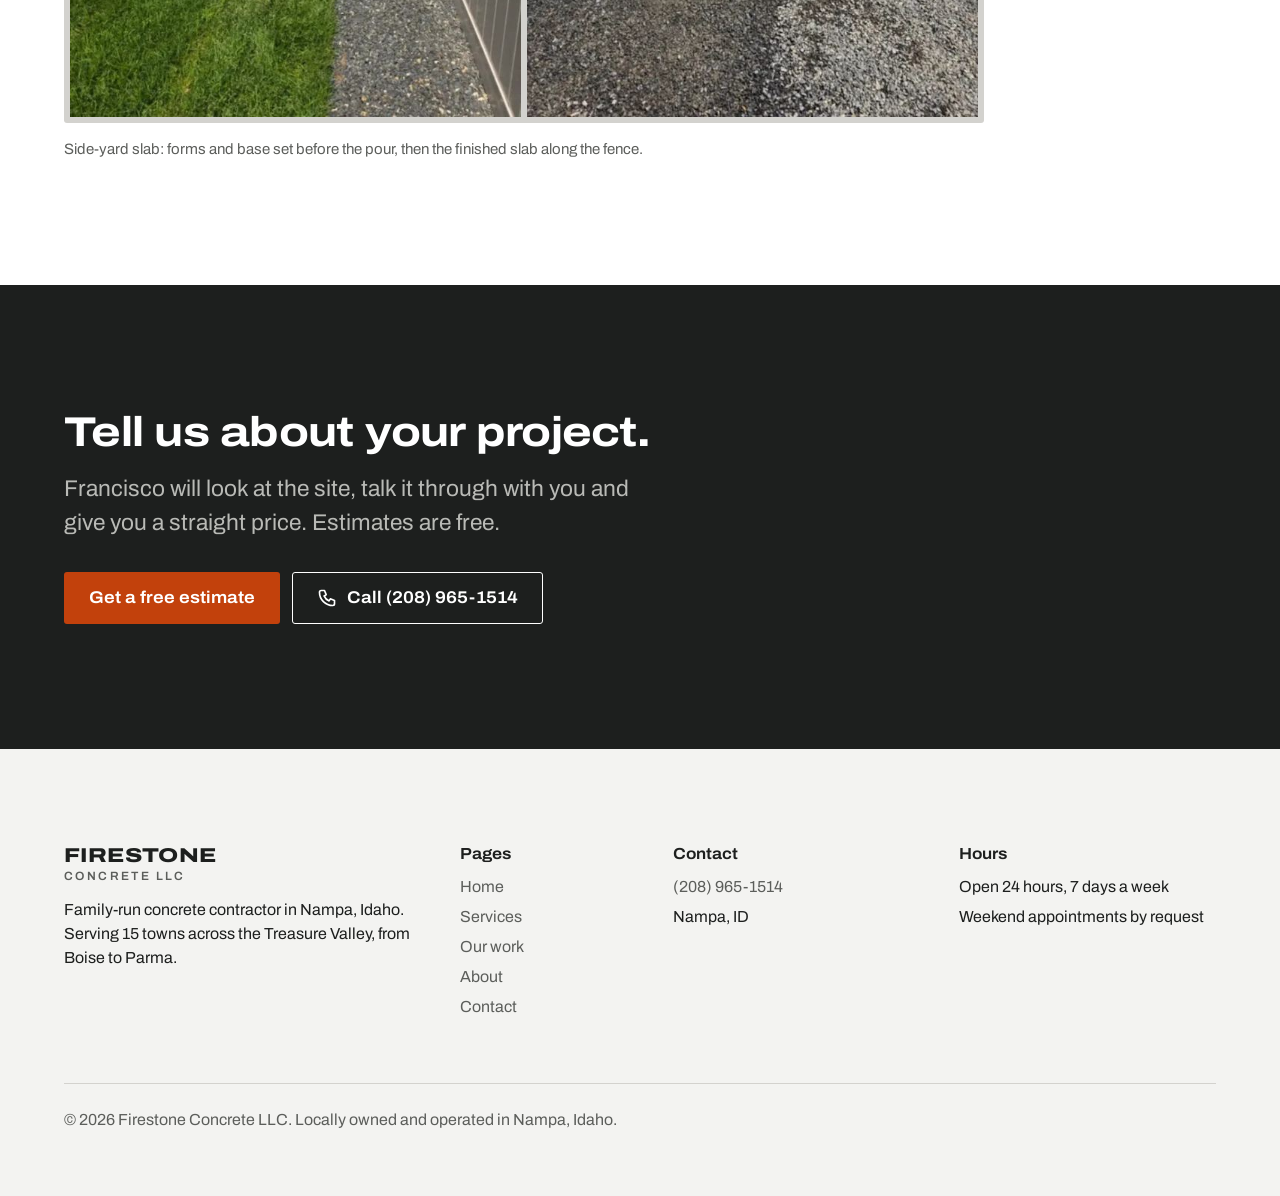
<file: work.html>
<!doctype html>
<html lang="en">
<head>
<meta charset="utf-8">
<meta name="viewport" content="width=device-width, initial-scale=1">
<title>Our Concrete Work in Nampa and the Treasure Valley</title>
<meta name="description" content="Photos of patios, pours and finished concrete by Firestone Concrete LLC, a family-run crew in Nampa, Idaho.">
<link rel="canonical" href="https://firestoneconcretellc.com/work.html">
<meta property="og:title" content="Our Concrete Work in Nampa and the Treasure Valley">
<meta property="og:description" content="Photos of patios, pours and finished concrete by Firestone Concrete LLC, a family-run crew in Nampa, Idaho.">
<meta property="og:type" content="website">
<meta property="og:image" content="pour-crew-backyard-1600.jpg">
<meta name="theme-color" content="#1D1F1E">
<link rel="preconnect" href="https://fonts.googleapis.com">
<link rel="preconnect" href="https://fonts.gstatic.com" crossorigin>
<link rel="stylesheet" href="https://fonts.googleapis.com/css2?family=Archivo:wdth,wght@62..125,100..900&display=swap">
<link rel="stylesheet" href="tokens.css">
<link rel="stylesheet" href="styles.css">
<script type="application/ld+json">{"@context": "https://schema.org", "@type": "HomeAndConstructionBusiness", "name": "Firestone Concrete LLC", "telephone": "+1-208-965-1514", "url": "https://firestoneconcretellc.com/", "image": "https://firestoneconcretellc.com/pour-crew-backyard-1600.jpg", "address": {"@type": "PostalAddress", "addressLocality": "Nampa", "addressRegion": "ID", "addressCountry": "US"}, "areaServed": [{"@type": "City", "name": "Boise"}, {"@type": "City", "name": "Caldwell"}, {"@type": "City", "name": "Eagle"}, {"@type": "City", "name": "Emmett"}, {"@type": "City", "name": "Homedale"}, {"@type": "City", "name": "Kuna"}, {"@type": "City", "name": "Marsing"}, {"@type": "City", "name": "Melba"}, {"@type": "City", "name": "Meridian"}, {"@type": "City", "name": "Middleton"}, {"@type": "City", "name": "Nampa"}, {"@type": "City", "name": "Notus"}, {"@type": "City", "name": "Parma"}, {"@type": "City", "name": "Star"}, {"@type": "City", "name": "Wilder"}], "openingHours": "Mo-Su 00:00-23:59", "aggregateRating": {"@type": "AggregateRating", "ratingValue": "4.9", "reviewCount": "77", "bestRating": "5"}, "sameAs": ["https://share.google/VivTkMvi4wXoGXkUl"], "makesOffer": [{"@type": "Offer", "itemOffered": {"@type": "Service", "name": "Driveway paving"}}, {"@type": "Offer", "itemOffered": {"@type": "Service", "name": "Walkway paving"}}, {"@type": "Offer", "itemOffered": {"@type": "Service", "name": "Patios and hardscapes"}}, {"@type": "Offer", "itemOffered": {"@type": "Service", "name": "Outdoor steps and ramps"}}, {"@type": "Offer", "itemOffered": {"@type": "Service", "name": "Concrete masonry"}}]}</script>
</head>
<body>
<a class="skip" href="#main">Skip to content</a>
<header class="site-header">
  <div class="container header-inner">
    <a class="wordmark" href="index.html" aria-label="Firestone Concrete LLC, home"><b>FIRESTONE</b><span>CONCRETE LLC</span></a>
    <nav class="nav" aria-label="Main"><a href="services.html">Services</a><a href="work.html" aria-current="page">Our work</a><a href="about.html">About</a><a href="contact.html">Contact</a></nav>
    <div class="header-actions">
      <a class="header-phone" href="tel:+12089651514"><svg viewBox="0 0 24 24" fill="none" stroke="currentColor" stroke-width="2" stroke-linecap="round" stroke-linejoin="round" aria-hidden="true"><path d="M5 3h4l2 5-2.5 1.5a11 11 0 0 0 6 6L16 13l5 2v4a2 2 0 0 1-2 2A16 16 0 0 1 3 5a2 2 0 0 1 2-2z"/></svg>(208) 965-1514</a>
      <a class="btn btn--primary btn--sm header-cta" href="contact.html#estimate">Get a free estimate</a>
      <a class="icon-btn phone-icon" href="tel:+12089651514" aria-label="Call (208) 965-1514"><svg viewBox="0 0 24 24" fill="none" stroke="currentColor" stroke-width="2" stroke-linecap="round" stroke-linejoin="round" aria-hidden="true"><path d="M5 3h4l2 5-2.5 1.5a11 11 0 0 0 6 6L16 13l5 2v4a2 2 0 0 1-2 2A16 16 0 0 1 3 5a2 2 0 0 1 2-2z"/></svg></a>
      <button class="icon-btn menu-toggle" type="button" aria-expanded="false" aria-controls="mobile-menu" aria-label="Menu"><svg viewBox="0 0 24 24" fill="none" stroke="currentColor" stroke-width="2" stroke-linecap="round" aria-hidden="true"><path d="M4 7h16M4 12h16M4 17h16"/></svg></button>
    </div>
  </div>
  <div class="container mobile-menu" id="mobile-menu">
    <nav aria-label="Mobile"><a class="mm-link" href="index.html">Home</a><a class="mm-link" href="services.html">Services</a><a class="mm-link" href="work.html" aria-current="page">Our work</a><a class="mm-link" href="about.html">About</a><a class="mm-link" href="contact.html">Contact</a></nav>
    <div class="btn-row">
      <a class="btn btn--primary" href="contact.html#estimate">Get a free estimate</a>
      <a class="btn btn--outline" href="tel:+12089651514">Call (208) 965-1514</a>
    </div>
  </div>
</header>
<main id="main">

<section class="page-head">
  <div class="container">
    <h1>Our work</h1>
    <p class="lead">Driveways, patios, extensions and pours from recent jobs around the Treasure Valley. All photos are our own.</p>
  </div>
</section>
<section class="section">
  <div class="container">
    <div class="joints joints--work">
      <figure class="j-wide" style="margin:0"><img src="pour-crew-backyard-1600.jpg" srcset="pour-crew-backyard-800.jpg 800w, pour-crew-backyard-1600.jpg 1600w" sizes="100vw" width="1600" height="738" alt="Crew pouring a large backyard patio with a pump truck" loading="lazy" decoding="async"></figure>
      <figure style="margin:0"><img src="curved-patio-joints-1600.jpg" srcset="curved-patio-joints-800.jpg 800w, curved-patio-joints-1600.jpg 1600w" sizes="(min-width: 768px) 33vw, 100vw" width="1600" height="1200" alt="Curved concrete patio with clean control joints" loading="lazy" decoding="async"></figure>
      <figure style="margin:0"><img src="covered-patio-pergola-1600.jpg" srcset="covered-patio-pergola-800.jpg 800w, covered-patio-pergola-1600.jpg 1600w" sizes="(min-width: 768px) 33vw, 100vw" width="1600" height="1200" alt="Covered concrete patio slab with a new step" loading="lazy" decoding="async"></figure>
      <figure style="margin:0"><img src="patio-extension-finishing-1600.jpg" srcset="patio-extension-finishing-800.jpg 800w, patio-extension-finishing-1600.jpg 1600w" sizes="(min-width: 768px) 33vw, 100vw" width="1600" height="1200" alt="Freshly finished patio extension next to a colored slab" loading="lazy" decoding="async"></figure>
      <figure class="j-half" style="margin:0"><img src="wraparound-patio-1600.jpg" srcset="wraparound-patio-800.jpg 800w, wraparound-patio-1600.jpg 1600w" sizes="(min-width: 768px) 50vw, 100vw" width="1600" height="1200" alt="Finished concrete patio wrapping along the side of a gray house beside a vinyl fence, with clean control joints" loading="lazy" decoding="async"></figure>
      <figure class="j-half" style="margin:0"><img src="backyard-patio-steps-1600.jpg" srcset="backyard-patio-steps-800.jpg 800w, backyard-patio-steps-1600.jpg 1600w" sizes="(min-width: 768px) 50vw, 100vw" width="1600" height="1200" alt="New backyard concrete patio with poured steps up to French doors and post brackets set for a future cover" loading="lazy" decoding="async"></figure>
      <figure class="j-wide j-drive" style="margin:0"><img src="new-driveway-1600.jpg" srcset="new-driveway-800.jpg 800w, new-driveway-1600.jpg 1600w" sizes="100vw" width="1600" height="1200" alt="New concrete driveway apron with clean control joints, framed by paver borders and taped off while it cures" loading="lazy" decoding="async"></figure>
    </div>
    <ol class="captions">
      <li>Backyard patio pour, pump truck and crew on site.</li>
      <li>Curved patio with clean control joints, tying into the existing slab.</li>
      <li>Covered patio slab under the pergola, with a new step at the back door.</li>
      <li>Patio extension next to an existing colored slab, freshly finished.</li>
      <li>Patio wrapping along the side of the house and fence line.</li>
      <li>Backyard patio with new steps up to the French doors.</li>
      <li>New driveway with clean control joints between paver borders.</li>
    </ol>
    <h2 style="margin-top:var(--s-9)">Before and after</h2>
    <div class="ba ba--photos">
      <figure class="ba-item"><span class="tag">Before</span><img src="side-yard-before-880.jpg" srcset="side-yard-before-600.jpg 600w, side-yard-before-880.jpg 880w" sizes="(min-width: 1240px) 572px, 50vw" width="880" height="1174" alt="Side yard formed up for a new slab with a compacted gravel base, crew member working and a concrete mixer truck parked behind" loading="lazy" decoding="async"></figure>
      <figure class="ba-item"><span class="tag">After</span><img src="side-yard-after-880.jpg" srcset="side-yard-after-600.jpg 600w, side-yard-after-880.jpg 880w" sizes="(min-width: 1240px) 572px, 50vw" width="880" height="1174" alt="Finished side-yard concrete slab running along the fence from the gravel to the backyard lawn" loading="lazy" decoding="async"></figure>
    </div>
    <p class="captions" style="max-width:none">Side-yard slab: forms and base set before the pour, then the finished slab along the fence.</p>
  </div>
</section>
</main>
<section class="cta-band" aria-labelledby="cta-h">
  <div class="container">
    <h2 id="cta-h">Tell us about your project.</h2>
    <p>Francisco will look at the site, talk it through with you and give you a straight price. Estimates are free.</p>
    <div class="btn-row">
      <a class="btn btn--primary" href="contact.html#estimate">Get a free estimate</a>
      <a class="btn btn--outline-light" href="tel:+12089651514"><svg viewBox="0 0 24 24" fill="none" stroke="currentColor" stroke-width="2" stroke-linecap="round" stroke-linejoin="round" aria-hidden="true"><path d="M5 3h4l2 5-2.5 1.5a11 11 0 0 0 6 6L16 13l5 2v4a2 2 0 0 1-2 2A16 16 0 0 1 3 5a2 2 0 0 1 2-2z"/></svg>Call (208) 965-1514</a>
    </div>
  </div>
</section>
<footer class="site-footer">
  <div class="container">
    <div class="footer-grid">
      <div>
        <a class="wordmark" href="index.html"><b>FIRESTONE</b><span>CONCRETE LLC</span></a>
        <p>Family-run concrete contractor in Nampa, Idaho. Serving 15 towns across the Treasure Valley, from Boise to Parma.</p>
      </div>
      <div>
        <h2>Pages</h2>
        <ul><li><a href="index.html">Home</a></li><li><a href="services.html">Services</a></li><li><a href="work.html">Our work</a></li><li><a href="about.html">About</a></li><li><a href="contact.html">Contact</a></li></ul>
      </div>
      <div>
        <h2>Contact</h2>
        <ul>
          <li><a href="tel:+12089651514">(208) 965-1514</a></li>
          <li>Nampa, ID</li>
        </ul>
      </div>
      <div>
        <h2>Hours</h2>
        <ul>
          <li>Open 24 hours, 7 days a week</li>
          <li>Weekend appointments by request</li>
        </ul>
      </div>
    </div>
    <p class="footer-base">&copy; 2026 Firestone Concrete LLC. Locally owned and operated in Nampa, Idaho.</p>
  </div>
</footer>
<div class="action-bar">
  <a class="btn btn--ink" href="tel:+12089651514"><svg viewBox="0 0 24 24" fill="none" stroke="currentColor" stroke-width="2" stroke-linecap="round" stroke-linejoin="round" aria-hidden="true"><path d="M5 3h4l2 5-2.5 1.5a11 11 0 0 0 6 6L16 13l5 2v4a2 2 0 0 1-2 2A16 16 0 0 1 3 5a2 2 0 0 1 2-2z"/></svg>Call now</a>
  <a class="btn btn--primary" href="contact.html#estimate">Free estimate</a>
</div>
<script src="site.js" defer></script>
</body>
</html>
</file>
<file: tokens.css>
/* Firestone Concrete LLC design tokens. Direction: "Fresh pour".
   Import unchanged. Font: Archivo (Google Fonts, variable wdth 62-125, wght 100-900). */
:root {
  /* Color: concrete neutrals, one safety-orange accent */
  --c-white: #FFFFFF;        /* page background */
  --c-slab-50: #F3F3F1;      /* quiet section background, card surface */
  --c-slab-100: #E7E6E3;     /* hairline borders, dividers */
  --c-slab-200: #D3D2CE;     /* control-joint gaps in photo grids, input borders */
  --c-slab-400: #8F908C;     /* decorative only (3.2:1 on white), never text */
  --c-slab-600: #5C5E5B;     /* secondary text (6.55:1 on white, 5.89:1 on slab-50) */
  --c-ink: #1D1F1E;          /* body text, headings, dark band (16.57:1 on white) */
  --c-ink-2: #2E302F;        /* dark button hover */
  --c-on-ink-muted: #B9BAB6; /* secondary text on ink (8.49:1) */
  --c-orange: #C2410C;       /* primary CTA bg, stars, focus ring (white text 5.18:1) */
  --c-orange-dark: #9A3412;  /* CTA hover, link hover (7.31:1 with white) */
  --c-orange-pale: #FBEDE5;  /* tag background; text uses --c-orange-dark (6.38:1) */
  --c-orange-on-ink: #E8743F;/* orange text on ink band (5.53:1) */
  --c-success: #2F6B3A;      /* 6.39:1 on white */
  --c-error: #B42318;        /* 6.57:1 on white */

  /* Type */
  --font: "Archivo", "Helvetica Neue", Arial, system-ui, sans-serif;
  --wdth-display: 118%;      /* font-stretch for display and h1/h2 */
  --wdth-head: 108%;         /* h3/h4, nav, buttons */
  --fs-display: clamp(2.6rem, 1.6rem + 4.6vw, 5.75rem);  /* 41.6px -> 92px */
  --lh-display: 1.02;  --ls-display: -0.025em;  --fw-display: 760;
  --fs-h1: clamp(2.25rem, 1.7rem + 2.4vw, 3.75rem);      /* 36 -> 60 */
  --lh-h1: 1.06;  --ls-h1: -0.02em;  --fw-h1: 740;
  --fs-h2: clamp(1.75rem, 1.4rem + 1.5vw, 2.75rem);      /* 28 -> 44 */
  --lh-h2: 1.1;   --ls-h2: -0.018em; --fw-h2: 720;
  --fs-h3: clamp(1.25rem, 1.15rem + 0.45vw, 1.5rem);     /* 20 -> 24 */
  --lh-h3: 1.25;  --ls-h3: -0.01em;  --fw-h3: 680;
  --fs-h4: 1.125rem; --lh-h4: 1.3; --fw-h4: 650;
  --fs-lead: clamp(1.1875rem, 1.1rem + 0.4vw, 1.4375rem);/* 19 -> 23 */
  --lh-lead: 1.5;
  --fs-quote: clamp(1.3rem, 1.1rem + 0.9vw, 1.875rem);   /* featured review */
  --lh-quote: 1.42;
  --fs-body: 1.125rem;  --lh-body: 1.62; --fw-body: 400;  /* 18px */
  --fs-small: 1rem;     --lh-small: 1.5;                  /* 16px */
  --fs-caption: 0.9375rem; --lh-caption: 1.45;            /* 15px */
  --fs-button: 1.0625rem; --fw-button: 640;               /* 17px */
  --fs-nav: 1rem; --fw-nav: 560;
  --fs-label: 1rem; --fw-label: 600;
  --measure: 66ch;

  /* Space (8px base) */
  --s-1: 4px; --s-2: 8px; --s-3: 12px; --s-4: 16px; --s-5: 24px;
  --s-6: 32px; --s-7: 48px; --s-8: 64px; --s-9: 96px; --s-10: 128px; --s-11: 160px;
  --section-y: clamp(72px, 48px + 6vw, 144px);
  --container: 1240px;
  --gutter: clamp(20px, 12px + 2.5vw, 48px);
  --grid-gap: clamp(16px, 8px + 1.6vw, 32px);
  --joint: 6px;              /* signature: control-joint gap between photo slabs */

  /* Surface */
  --r-1: 3px;   /* buttons, inputs, photos */
  --r-2: 6px;   /* panels, badge */
  --border: 1px solid var(--c-slab-100);
  --border-strong: 1px solid var(--c-slab-200);
  --shadow-0: none;
  --shadow-1: 0 1px 2px rgba(29, 31, 30, 0.04);
  --shadow-2: 0 8px 24px rgba(29, 31, 30, 0.05);   /* sticky header when scrolled */

  /* Motion */
  --dur-fast: 150ms; --dur-base: 220ms; --dur-reveal: 700ms;
  --ease: cubic-bezier(0.2, 0, 0, 1);
  --ease-out: cubic-bezier(0.16, 1, 0.3, 1);
  --focus: 0 0 0 3px var(--c-white), 0 0 0 5px var(--c-orange);
}
</file>
<file: styles.css>
/* Firestone Concrete LLC. Uses tokens.css (loaded first). */
*, *::before, *::after { box-sizing: border-box; }
html { -webkit-text-size-adjust: 100%; scroll-behavior: smooth; }
body {
  margin: 0; background: var(--c-white); color: var(--c-ink);
  font-family: var(--font); font-size: var(--fs-body); line-height: var(--lh-body);
  font-weight: var(--fw-body); -webkit-font-smoothing: antialiased;
}
img { display: block; max-width: 100%; height: auto; }
a { color: inherit; }
p { margin: 0 0 1em; max-width: var(--measure); }
h1, h2, h3, h4 { margin: 0; text-wrap: balance; }
h1 { font-size: var(--fs-h1); line-height: var(--lh-h1); letter-spacing: var(--ls-h1); font-weight: var(--fw-h1); font-stretch: var(--wdth-display); }
h2 { font-size: var(--fs-h2); line-height: var(--lh-h2); letter-spacing: var(--ls-h2); font-weight: var(--fw-h2); font-stretch: var(--wdth-display); }
h3 { font-size: var(--fs-h3); line-height: var(--lh-h3); letter-spacing: var(--ls-h3); font-weight: var(--fw-h3); font-stretch: var(--wdth-head); }
h4 { font-size: var(--fs-h4); line-height: var(--lh-h4); font-weight: var(--fw-h4); font-stretch: var(--wdth-head); }
.display { font-size: var(--fs-display); line-height: var(--lh-display); letter-spacing: var(--ls-display); font-weight: var(--fw-display); font-stretch: var(--wdth-display); }
.lead { font-size: var(--fs-lead); line-height: var(--lh-lead); color: var(--c-slab-600); max-width: 40ch; }
.small { font-size: var(--fs-small); line-height: var(--lh-small); }
.muted { color: var(--c-slab-600); }
:focus-visible { outline: none; box-shadow: var(--focus); border-radius: var(--r-1); }
.skip { position: absolute; left: -9999px; top: 8px; z-index: 100; background: var(--c-ink); color: #fff; padding: 12px 16px; }
.skip:focus { left: 8px; }
.sr-only { position: absolute; width: 1px; height: 1px; overflow: hidden; clip: rect(0 0 0 0); white-space: nowrap; }

.container { width: 100%; max-width: var(--container); margin: 0 auto; padding: 0 var(--gutter); }
.section { padding: var(--section-y) 0; }
.section--quiet { background: var(--c-slab-50); }
.section-head { margin-bottom: var(--s-7); }
.section-head p { margin-top: var(--s-4); color: var(--c-slab-600); }

/* Placeholder tag */
.confirm {
  display: inline-block; font-size: 0.8125rem; line-height: 1.4; font-weight: 600; font-stretch: 100%;
  letter-spacing: 0; color: var(--c-orange-dark); background: var(--c-orange-pale);
  padding: 2px 8px; border-radius: 999px; vertical-align: middle; white-space: normal;
}

/* Buttons */
.btn {
  display: inline-flex; align-items: center; justify-content: center; gap: 10px;
  min-height: 52px; padding: 0 24px; border-radius: var(--r-1); border: 1px solid transparent;
  font-family: var(--font); font-size: var(--fs-button); font-weight: var(--fw-button); font-stretch: var(--wdth-head);
  text-decoration: none; cursor: pointer; white-space: nowrap;
  transition: background-color var(--dur-fast) var(--ease), transform var(--dur-fast) var(--ease), border-color var(--dur-fast) var(--ease);
}
.btn:active { transform: scale(0.98); }
.btn svg { width: 20px; height: 20px; flex: none; }
.btn--primary { background: var(--c-orange); color: #fff; }
.btn--primary:hover { background: var(--c-orange-dark); }
.btn--ink { background: var(--c-ink); color: #fff; }
.btn--ink:hover { background: var(--c-ink-2); }
.btn--outline { border-color: var(--c-ink); color: var(--c-ink); background: transparent; }
.btn--outline:hover { background: var(--c-slab-50); }
.btn--outline-light { border-color: #fff; color: #fff; background: transparent; }
.btn--outline-light:hover { background: rgba(255,255,255,0.08); }
.btn--sm { min-height: 44px; padding: 0 18px; }
.btn[disabled] { background: var(--c-slab-100); color: var(--c-slab-600); cursor: not-allowed; }
.btn-row { display: flex; flex-wrap: wrap; gap: var(--s-3); }

/* Header */
.site-header { position: sticky; top: 0; z-index: 50; background: var(--c-white); border-bottom: var(--border); transition: box-shadow var(--dur-base) var(--ease); }
.site-header.is-scrolled { box-shadow: var(--shadow-2); }
.header-inner { display: flex; align-items: center; justify-content: space-between; gap: var(--s-5); min-height: 64px; }
.wordmark { display: inline-flex; flex-direction: column; text-decoration: none; line-height: 1; }
.wordmark b { font-size: 1.25rem; font-weight: 800; font-stretch: 125%; letter-spacing: 0.02em; }
.wordmark span { font-size: 0.75rem; font-weight: 600; letter-spacing: 0.2em; color: var(--c-slab-600); margin-top: 5px; }
.nav { display: none; }
.nav a { font-size: var(--fs-nav); font-weight: var(--fw-nav); font-stretch: var(--wdth-head); text-decoration: none; padding: 10px 0; text-underline-offset: 6px; text-decoration-thickness: 2px; }
.nav a:hover, .nav a[aria-current="page"] { text-decoration: underline; text-decoration-color: var(--c-orange); }
.header-actions { display: flex; align-items: center; gap: var(--s-2); }
.header-phone { display: none; font-weight: 600; text-decoration: none; align-items: center; gap: 8px; }
.header-phone svg { width: 18px; height: 18px; }
.header-phone:hover { text-decoration: underline; text-underline-offset: 4px; }
.icon-btn { display: inline-flex; align-items: center; justify-content: center; width: 44px; height: 44px; border-radius: var(--r-1); border: 1px solid var(--c-slab-200); background: #fff; color: var(--c-ink); cursor: pointer; }
.icon-btn svg { width: 20px; height: 20px; }
.header-cta { display: none; }
.mobile-menu { display: none; border-top: var(--border); padding: var(--s-4) 0 var(--s-6); }
.mobile-menu.is-open { display: block; }
.mobile-menu a.mm-link { display: block; font-size: var(--fs-h3); font-weight: 680; font-stretch: var(--wdth-head); text-decoration: none; padding: 12px 0; border-bottom: var(--border); }
.mobile-menu .btn-row { margin-top: var(--s-5); }
.mobile-menu .btn { flex: 1 1 100%; }

@media (min-width: 1024px) {
  .header-inner { min-height: 72px; }
  .nav { display: flex; gap: var(--s-6); }
  .header-phone { display: inline-flex; }
  .header-cta { display: inline-flex; }
  .menu-toggle, .phone-icon { display: none; }
  .mobile-menu, .mobile-menu.is-open { display: none; }
}

/* Mobile action bar */
.action-bar { position: fixed; left: 0; right: 0; bottom: 0; z-index: 60; display: grid; grid-template-columns: 1fr 1fr; gap: 8px; padding: 8px 12px calc(8px + env(safe-area-inset-bottom)); background: #fff; border-top: var(--border-strong); }
.action-bar .btn { min-height: 48px; padding: 0 12px; }
body { padding-bottom: 72px; }
@media (min-width: 768px) { .action-bar { display: none; } body { padding-bottom: 0; } }

/* Hero */
.hero { padding: clamp(40px, 24px + 4vw, 96px) 0 0; }
.hero h1 { max-width: 15ch; }
.hero .lead { margin-top: var(--s-5); }
.hero .btn-row { margin-top: var(--s-6); }
.rating { display: inline-flex; flex-wrap: wrap; align-items: center; gap: 6px 10px; margin-top: var(--s-5); font-size: var(--fs-small); text-decoration: none; }
.rating:hover .rating-text { text-decoration: underline; text-underline-offset: 3px; }
.stars { display: inline-flex; gap: 2px; color: var(--c-orange); }
.stars svg { width: 16px; height: 16px; }
.rating strong { font-weight: 700; }
.hero-photo { margin-top: clamp(40px, 24px + 3vw, 72px); }
.hero-photo img { width: 100%; aspect-ratio: 4 / 3; object-fit: cover; object-position: 40% 50%; border-radius: var(--r-1); }
@media (min-width: 768px) { .hero-photo img { aspect-ratio: 1600 / 738; } }
.hero-photo figcaption { margin-top: var(--s-3); font-size: var(--fs-caption); color: var(--c-slab-600); }
.reveal { animation: rise var(--dur-reveal) var(--ease-out) both; }
.reveal-2 { animation-delay: 80ms; } .reveal-3 { animation-delay: 160ms; } .reveal-4 { animation-delay: 240ms; }
@keyframes rise { from { opacity: 0; transform: translateY(12px); } to { opacity: 1; transform: none; } }

/* Trust strip: joint lines */
.trust { display: grid; grid-template-columns: 1fr 1fr; border-top: var(--border-strong); border-bottom: var(--border-strong); margin-top: clamp(48px, 32px + 3vw, 96px); }
.trust li { list-style: none; display: flex; flex-direction: column; gap: 8px; padding: var(--s-5) var(--s-4); }
.trust li:nth-child(odd) { border-right: var(--border-strong); }
.trust li:nth-child(-n+2) { border-bottom: var(--border-strong); }
.trust svg { width: 22px; height: 22px; color: var(--c-orange); }
.trust ul, ul.trust { padding: 0; }
@media (min-width: 1024px) {
  .trust { grid-template-columns: repeat(4, 1fr); }
  .trust li { padding: var(--s-6) var(--s-5); }
  .trust li:nth-child(-n+2) { border-bottom: 0; }
  .trust li:not(:last-child) { border-right: var(--border-strong); }
}

/* Two-column split */
.split { display: grid; gap: var(--s-7); }
@media (min-width: 1024px) {
  .split { grid-template-columns: 4fr 8fr; gap: var(--grid-gap); }
  .split--even { grid-template-columns: 1fr 1fr; gap: var(--s-9); }
  .split--7-5 { grid-template-columns: 7fr 5fr; gap: var(--s-8); }
  .sticky { position: sticky; top: 112px; align-self: start; }
}

/* Service rows */
.rows { list-style: none; margin: 0; padding: 0; border-top: var(--border); }
.rows li { border-bottom: var(--border); }
.rows a { display: grid; gap: 6px; padding: var(--s-5) 0; text-decoration: none; }
.rows a:hover h3 { color: var(--c-orange-dark); }
.rows h3 { transition: color var(--dur-fast) var(--ease); }
.rows p { margin: 0; color: var(--c-slab-600); }
@media (min-width: 768px) { .rows a { grid-template-columns: 5fr 7fr; align-items: baseline; gap: var(--s-6); padding: var(--s-6) 0; } }

/* Joint grid (signature) */
.joints { display: grid; gap: var(--joint); padding: var(--joint); background: var(--c-slab-200); border-radius: var(--r-1); }
.joints img { width: 100%; height: 100%; object-fit: cover; aspect-ratio: 4 / 3; }
@media (min-width: 768px) {
  .joints--home { grid-template-columns: 2fr 1fr; grid-template-rows: 1fr 1fr; }
  .joints--home .j-large { grid-row: span 2; }
  .joints--home .j-large img { aspect-ratio: auto; }
  .joints--work { grid-template-columns: repeat(3, 1fr); }
  .joints--work .j-wide { grid-column: 1 / -1; }
  .joints--work .j-wide img { aspect-ratio: 1600 / 738; }
}
.captions { list-style: none; padding: 0; margin: var(--s-4) 0 0; display: grid; gap: 4px; font-size: var(--fs-caption); line-height: var(--lh-caption); color: var(--c-slab-600); }
.head-row { display: flex; flex-wrap: wrap; justify-content: space-between; align-items: end; gap: var(--s-4); margin-bottom: var(--s-7); }
.head-row p { margin: var(--s-4) 0 0; color: var(--c-slab-600); }
.text-link { font-weight: 640; font-stretch: var(--wdth-head); text-underline-offset: 5px; text-decoration-thickness: 2px; text-decoration-color: var(--c-orange); }
.text-link:hover { color: var(--c-orange-dark); }

/* Before / after placeholders */
.ba { display: grid; grid-template-columns: 1fr 1fr; gap: var(--joint); padding: var(--joint); background: var(--c-slab-200); border-radius: var(--r-1); margin-top: var(--s-6); }
.ph { position: relative; display: flex; align-items: center; justify-content: center; text-align: center; aspect-ratio: 4 / 3; padding: var(--s-4); background: var(--c-slab-50); border: 1px dashed var(--c-slab-400); color: var(--c-slab-600); font-size: var(--fs-caption); }
.tag { position: absolute; top: 10px; left: 10px; background: #fff; color: var(--c-ink); font-size: 0.8125rem; font-weight: 600; padding: 2px 8px; border-radius: var(--r-1); }

/* Reviews */
.featured-review { margin: 0; }
.featured-review blockquote { margin: var(--s-5) 0 0; }
.featured-review p { font-size: var(--fs-quote); line-height: var(--lh-quote); max-width: 40ch; }
.review-meta { font-size: var(--fs-caption); color: var(--c-slab-600); margin-top: var(--s-5); }
.reviews-more { display: grid; gap: var(--s-7); margin-top: var(--s-9); }
.reviews-more figure { margin: 0; }
.reviews-more blockquote { margin: var(--s-4) 0 0; }
@media (min-width: 1024px) {
  .featured-review { display: grid; grid-template-columns: 4fr 8fr; gap: var(--grid-gap); }
  .featured-review blockquote { margin: 0; }
  .reviews-more { grid-template-columns: 1fr 1fr; gap: 0; border-top: var(--border-strong); padding-top: var(--s-8); }
  .reviews-more figure:first-child { padding-right: var(--s-8); border-right: var(--border-strong); }
  .reviews-more figure:last-child { padding-left: var(--s-8); }
}

/* Steps */
.steps { list-style: none; margin: 0; padding: 0; display: grid; gap: var(--s-6); }
.steps li { border-top: 2px solid var(--c-ink); padding-top: var(--s-5); }
.steps .num { display: block; font-size: var(--fs-h3); font-weight: 760; font-stretch: var(--wdth-display); color: var(--c-orange); margin-bottom: var(--s-3); }
.steps h3 { font-size: var(--fs-h4); }
.steps p { margin: var(--s-2) 0 0; font-size: var(--fs-small); line-height: var(--lh-small); color: var(--c-slab-600); }
@media (min-width: 768px) { .steps { grid-template-columns: repeat(2, 1fr); } }
@media (min-width: 1024px) { .steps { grid-template-columns: repeat(4, 1fr); gap: var(--grid-gap); } }

/* Towns */
.towns { list-style: none; padding: 0; margin: var(--s-5) 0 0; border-top: var(--border); }
.towns li { font-size: var(--fs-h3); font-weight: 680; font-stretch: var(--wdth-head); padding: 14px 0; border-bottom: var(--border); }

/* FAQ */
.faq details { border-bottom: var(--border); }
.faq details:first-of-type { border-top: var(--border); }
.faq summary { list-style: none; cursor: pointer; display: flex; justify-content: space-between; align-items: center; gap: var(--s-4); padding: var(--s-5) 0; font-size: var(--fs-h4); font-weight: var(--fw-h4); font-stretch: var(--wdth-head); }
.faq summary::-webkit-details-marker { display: none; }
.faq .pm { position: relative; flex: none; width: 16px; height: 16px; }
.faq .pm::before, .faq .pm::after { content: ""; position: absolute; left: 0; top: 7px; width: 16px; height: 2px; background: var(--c-ink); transition: transform var(--dur-base) var(--ease); }
.faq .pm::after { transform: rotate(90deg); }
.faq details[open] .pm::after { transform: rotate(0); }
.faq details p { margin: 0 0 var(--s-5); color: var(--c-slab-600); }

/* CTA band */
.cta-band { background: var(--c-ink); color: #fff; padding: var(--section-y) 0; }
.cta-band p { color: var(--c-on-ink-muted); margin-top: var(--s-4); font-size: var(--fs-lead); line-height: var(--lh-lead); max-width: 44ch; }
.cta-band .btn-row { margin-top: var(--s-6); }
.cta-band :focus-visible { box-shadow: 0 0 0 3px var(--c-ink), 0 0 0 5px var(--c-orange-on-ink); }

/* Page header */
.page-head { padding: clamp(48px, 32px + 4vw, 112px) 0 clamp(40px, 24px + 3vw, 72px); border-bottom: var(--border); }
.page-head p { margin-top: var(--s-5); }
.page-head .btn-row { margin-top: var(--s-6); }

/* Services page */
.svc { padding: var(--s-8) 0; border-bottom: var(--border); display: grid; gap: var(--s-6); scroll-margin-top: 96px; }
.svc:last-child { border-bottom: 0; }
.svc h2 { font-size: var(--fs-h2); }
.svc .label { color: var(--c-slab-600); font-size: var(--fs-small); margin: var(--s-3) 0 var(--s-4); }
.svc img { width: 100%; aspect-ratio: 4 / 3; object-fit: cover; border-radius: var(--r-1); }
@media (min-width: 1024px) {
  .svc { grid-template-columns: 1fr 1fr; gap: var(--s-9); align-items: center; padding: var(--s-9) 0; }
  .svc--flip .svc-media { order: -1; }
  .svc--text { grid-template-columns: 4fr 8fr; align-items: start; gap: var(--grid-gap); }
}

/* About */
.about-photo img { width: 100%; aspect-ratio: 4 / 5; object-fit: cover; object-position: 100% 50%; border-radius: var(--r-1); }
.values { list-style: none; padding: 0; margin: 0; display: grid; border-top: var(--border-strong); }
.values li { padding: var(--s-6) 0; border-bottom: var(--border-strong); }
.values p { margin: var(--s-3) 0 0; color: var(--c-slab-600); }
@media (min-width: 1024px) {
  .values { grid-template-columns: repeat(3, 1fr); border-bottom: var(--border-strong); }
  .values li { border-bottom: 0; padding: var(--s-7) var(--s-6); }
  .values li:first-child { padding-left: 0; }
  .values li:not(:last-child) { border-right: var(--border-strong); }
}

/* Form */
.form { display: grid; gap: var(--s-5); }
.form .row { display: grid; gap: var(--s-5); }
@media (min-width: 768px) { .form .row { grid-template-columns: 1fr 1fr; } }
.field label { display: block; font-size: var(--fs-label); font-weight: var(--fw-label); margin-bottom: 8px; }
.field .req { color: var(--c-slab-600); font-weight: 400; }
.field input, .field select, .field textarea {
  width: 100%; min-height: 52px; padding: 12px 14px; font: inherit; font-size: 1.0625rem; color: var(--c-ink);
  background: #fff; border: 1px solid var(--c-slab-200); border-radius: var(--r-1);
  transition: border-color var(--dur-fast) var(--ease);
}
.field select { appearance: none; background-image: url("data:image/svg+xml,%3Csvg xmlns='http://www.w3.org/2000/svg' width='14' height='14' fill='none' stroke='%231D1F1E' stroke-width='2'%3E%3Cpath d='M2 5l5 5 5-5'/%3E%3C/svg%3E"); background-repeat: no-repeat; background-position: right 14px center; padding-right: 40px; }
.field textarea { min-height: 140px; resize: vertical; }
.field input:hover, .field select:hover, .field textarea:hover { border-color: var(--c-slab-400); }
.field input:focus-visible, .field select:focus-visible, .field textarea:focus-visible { border-color: var(--c-ink); box-shadow: var(--focus); }
.field .help { font-size: var(--fs-small); color: var(--c-slab-600); margin: 8px 0 0; }
.field .err { display: none; font-size: var(--fs-small); color: var(--c-error); margin: 8px 0 0; }
.field.has-error input { border-color: var(--c-error); }
.field.has-error .err { display: block; }
.form-success { display: none; background: var(--c-slab-50); border-left: 4px solid var(--c-success); padding: var(--s-5); }
.form-success.is-shown { display: block; }
.contact-list { margin: 0; display: grid; gap: var(--s-5); }
.contact-list dt { font-size: var(--fs-small); color: var(--c-slab-600); }
.contact-list dd { margin: 4px 0 0; font-weight: 600; overflow-wrap: anywhere; }
.contact-list a { text-underline-offset: 4px; }
.hours { display: grid; grid-template-columns: auto 1fr; gap: 6px 24px; margin: 0; font-weight: 400; }
.map { margin-top: var(--s-6); }
.map iframe { width: 100%; aspect-ratio: 4 / 3; border: 0; border-radius: var(--r-1); background: var(--c-slab-50); display: block; }

/* Footer */
.site-footer { background: var(--c-slab-50); padding: var(--s-9) 0 var(--s-7); font-size: var(--fs-small); line-height: var(--lh-small); }
.footer-grid { display: grid; gap: var(--s-7); }
.site-footer h2 { font-size: var(--fs-small); font-weight: 650; font-stretch: var(--wdth-head); letter-spacing: 0; margin-bottom: var(--s-3); }
.site-footer ul { list-style: none; padding: 0; margin: 0; display: grid; gap: 6px; }
.site-footer a { color: var(--c-slab-600); text-decoration: none; }
.site-footer a:hover { color: var(--c-ink); text-decoration: underline; }
.site-footer .wordmark { margin-bottom: var(--s-4); color: var(--c-ink); }
.footer-base { margin-top: var(--s-8); padding-top: var(--s-5); border-top: var(--border-strong); color: var(--c-slab-600); }
@media (min-width: 768px) { .footer-grid { grid-template-columns: 2fr 1fr 1.4fr 1.4fr; gap: var(--grid-gap); } }

@media (prefers-reduced-motion: reduce) {
  *, *::before, *::after { animation: none !important; transition: none !important; scroll-behavior: auto !important; }
}
.trust-t { margin: 0; font-size: var(--fs-h4); line-height: var(--lh-h4); font-weight: var(--fw-h4); font-stretch: var(--wdth-head); }
@media (min-width: 1024px) {
  .hero h1 { max-width: 19ch; }
  .hero-meta { display: grid; grid-template-columns: 1fr auto; align-items: end; gap: var(--s-8); margin-top: var(--s-6); }
  .hero-meta .lead { margin-top: 0; }
  .hero-actions .btn-row { margin-top: 0; }
  .hero-photo { margin-top: var(--s-7); }
}
.featured-review > div:first-child p { font-size: var(--fs-body); line-height: var(--lh-body); }
.footer-base { max-width: none; }
.trust .confirm { align-self: flex-start; }
.ba { grid-template-columns: minmax(0, 1fr); }
@media (min-width: 768px) { .ba { grid-template-columns: repeat(2, minmax(0, 1fr)); } }
.ph { flex-direction: column; gap: 8px; }
ol.captions { list-style: decimal; padding-left: 1.25em; }
.towns { display: grid; grid-template-columns: repeat(2, minmax(0, 1fr)); column-gap: var(--s-5); }
@media (min-width: 768px) { .towns { grid-template-columns: repeat(3, minmax(0, 1fr)); } }
.towns li { font-size: var(--fs-h4); padding: 12px 0; }
.ba--photos, .ba.ba--photos { grid-template-columns: repeat(2, minmax(0, 1fr)); }
.ba-item { position: relative; margin: 0; }
.ba-item img { width: 100%; height: 100%; aspect-ratio: 3 / 4; object-fit: cover; }
@media (min-width: 768px) {
  .joints--work { grid-template-columns: repeat(6, 1fr); }
  .joints--work > figure { grid-column: span 2; }
  .joints--work > .j-wide { grid-column: 1 / -1; }
  .joints--work > .j-half { grid-column: span 3; }
}
.ba--photos { max-width: 920px; }
.j-drive img { object-position: 50% 70%; }
</file>
